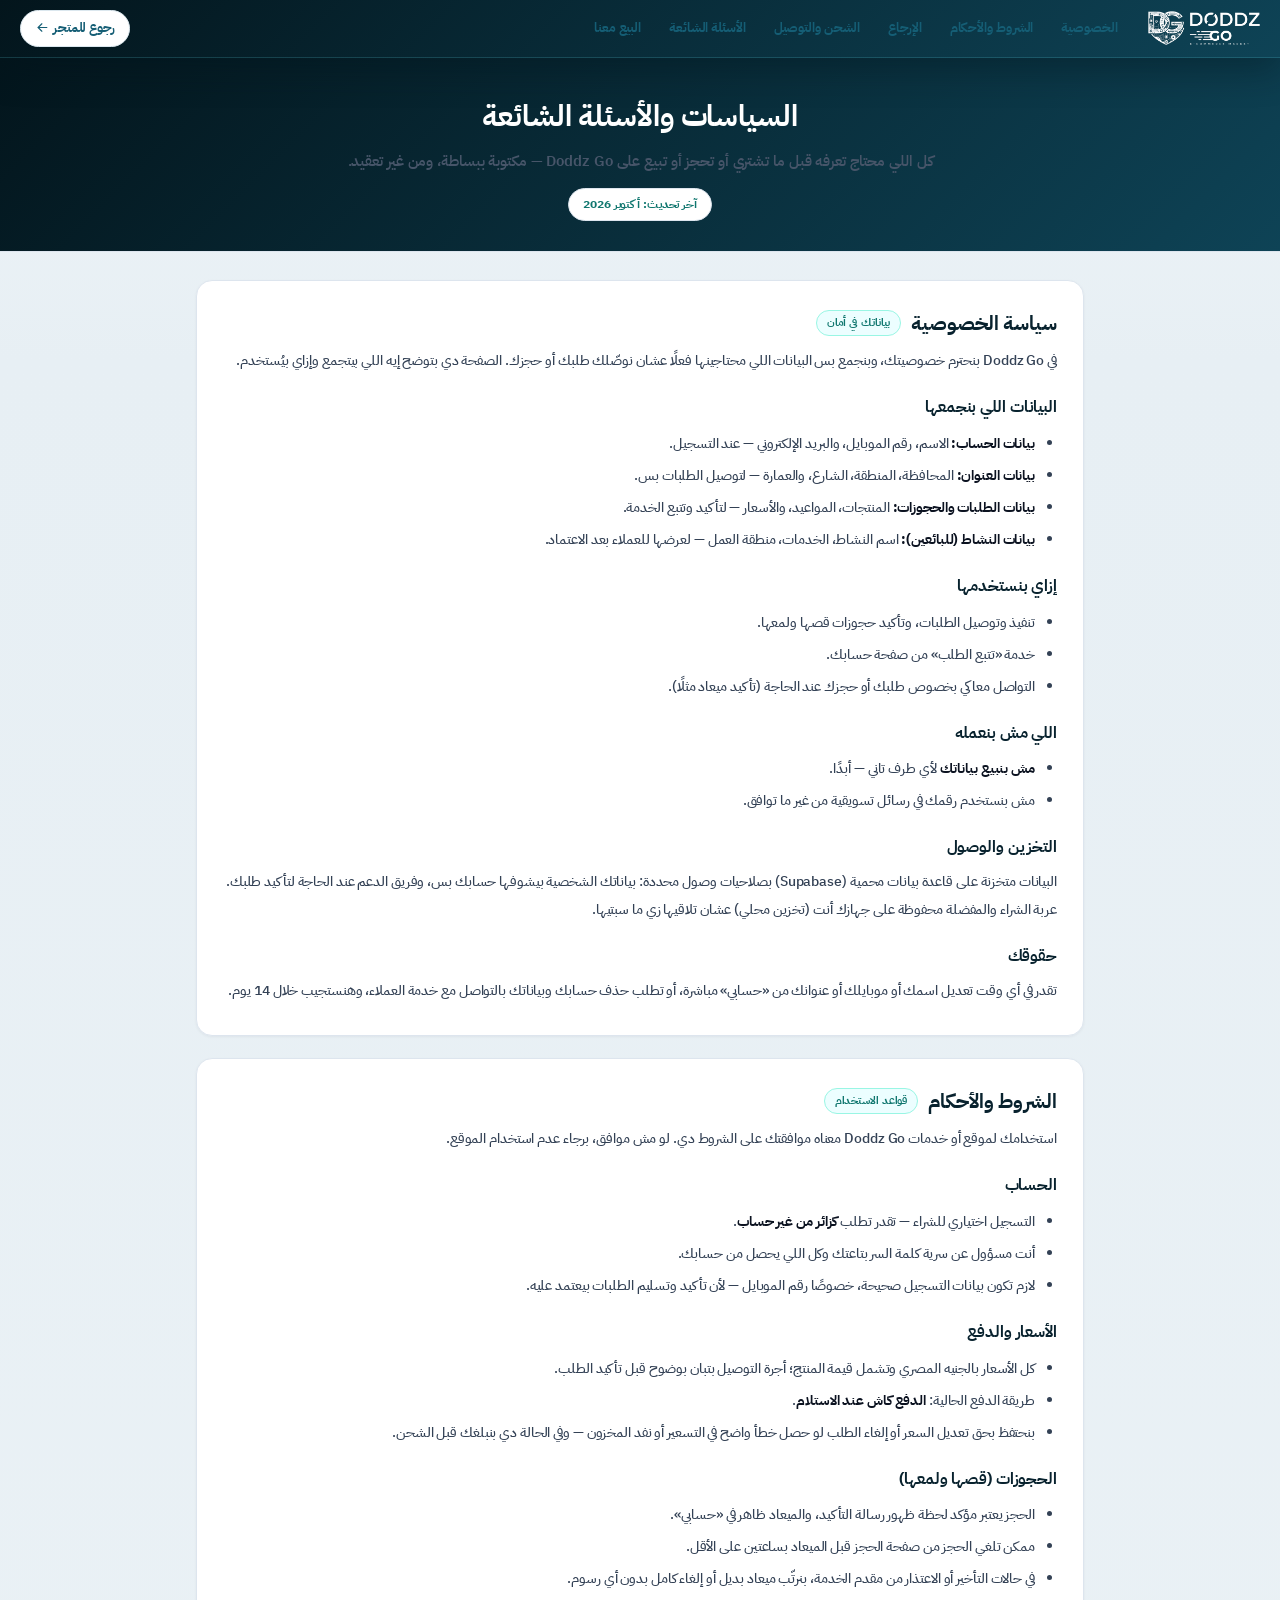
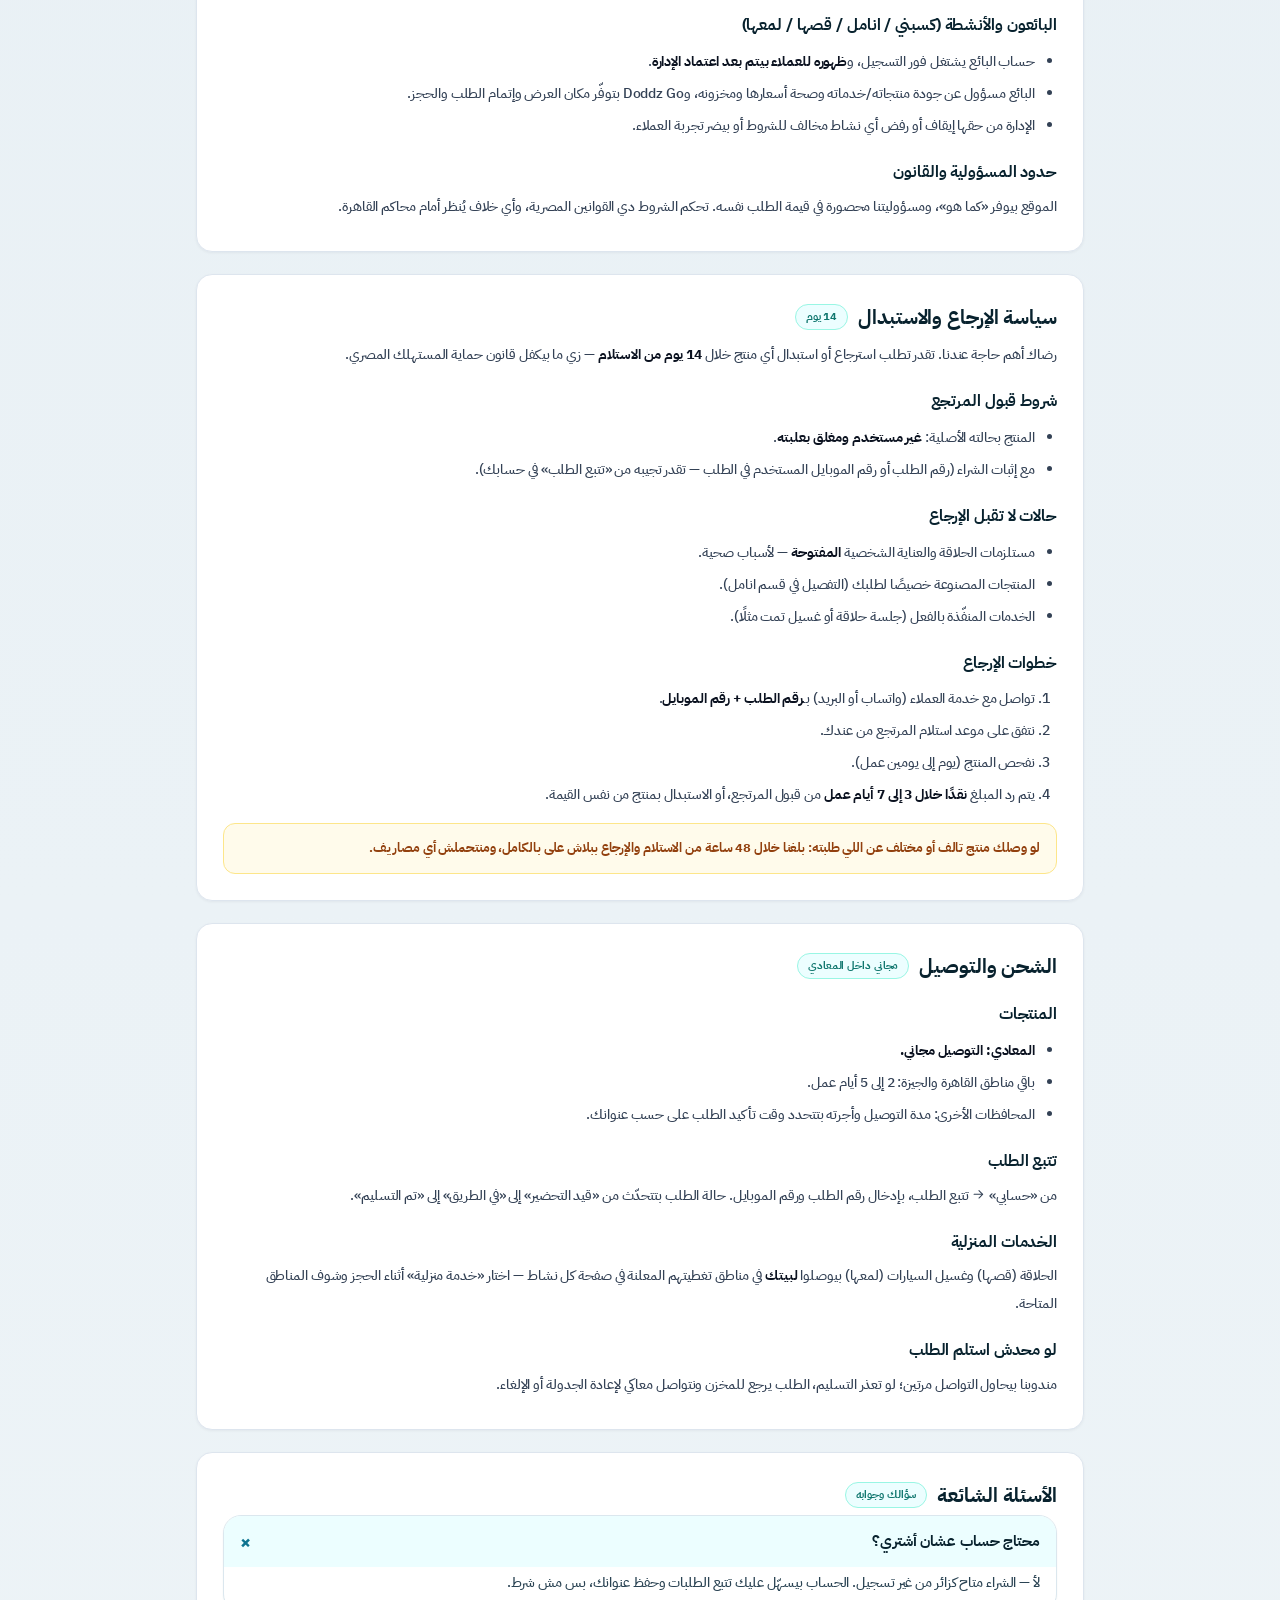
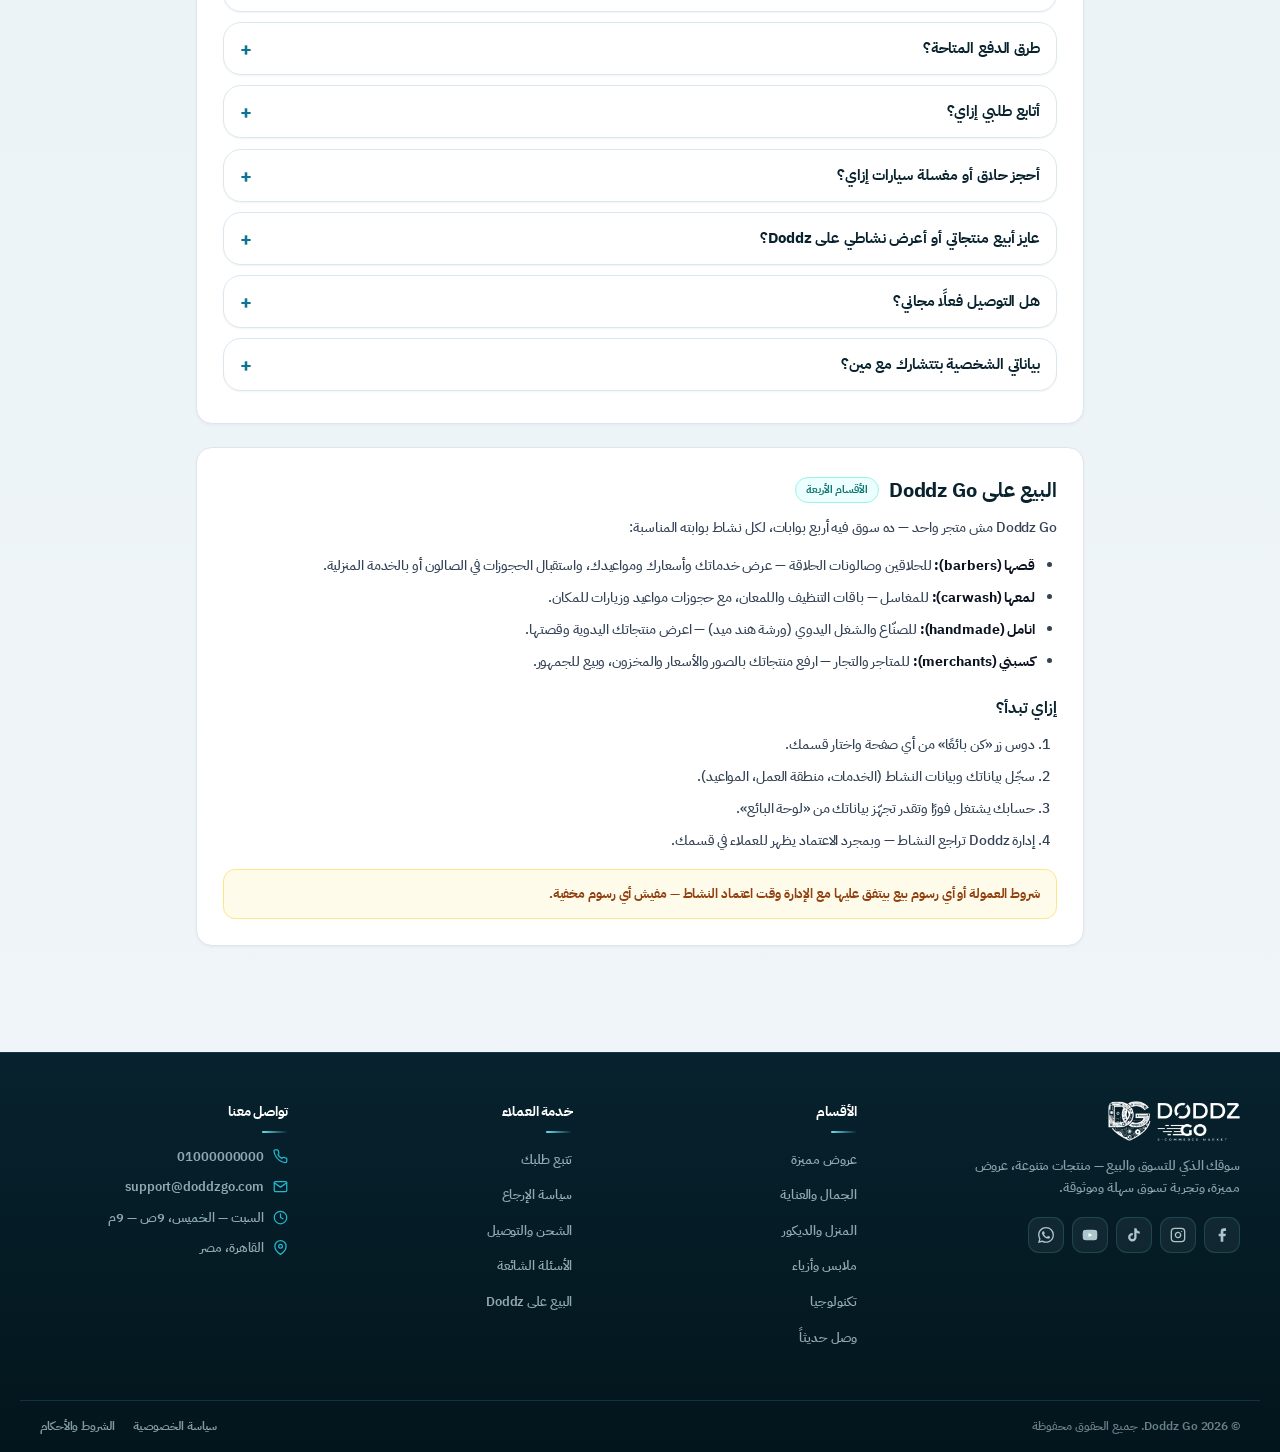
<file: policies.html>
<!doctype html>
<html lang="ar" dir="rtl">
<head>
  <meta charset="utf-8"/>
  <title>السياسات والأسئلة الشائعة — Doddz Go</title>
  <meta name="description" content="سياسة الخصوصية والشروط والأحكام والإرجاع والشحن والأسئلة الشائعة لمتجر وخدمات Doddz Go — كل اللي محتاج تعرفه قبل الشراء أو الحجز."/>
  <meta name="theme-color" content="#05070D"/>
  <link rel="icon" href="images/logo.png" type="image/png"/>
  <link rel="apple-touch-icon" href="images/logo.png"/>
  <meta name="viewport" content="width=device-width, initial-scale=1.0"/>
  <link rel="preconnect" href="https://fonts.googleapis.com"/>
  <link rel="preconnect" href="https://fonts.gstatic.com" crossorigin/>
  <link href="https://fonts.googleapis.com/css2?family=IBM+Plex+Sans+Arabic:wght@400;500;600;700&family=Inter:wght@400;500;600;700;800&display=swap" rel="stylesheet"/>
  <link rel="stylesheet" href="css/base.css?v=20261121a"/>
  <link rel="stylesheet" href="css/footer.css?v=20261121a"/>
  <link rel="stylesheet" href="css/policies.css?v=20261121a"/>
  <link rel="stylesheet" href="css/motion.css?v=20261121a"/>
  <link rel="stylesheet" href="css/dt-pages.css?v=20261121a"/>
  <link rel="stylesheet" href="css/premium-ui.css?v=20261121a"/>
  <script src="js/job-lock.js?v=20261121a"></script>
  <script src="js/motion.js?v=20261121a" defer></script>
  <script src="js/icons.js?v=20261121a" defer></script>
</head>
<body>

<!-- هيدر مبسّط للصفحة -->
<header class="pol-header">
  <a href="index.html" class="pol-logo" aria-label="Doddz Go">
    <img src="images/logo-white.webp" alt="Doddz Go" height="34" decoding="async"/>
  </a>
  <nav class="pol-nav" aria-label="أقسام الصفحة">
    <a href="#privacy">الخصوصية</a>
    <a href="#terms">الشروط والأحكام</a>
    <a href="#returns">الإرجاع</a>
    <a href="#shipping">الشحن والتوصيل</a>
    <a href="#faq">الأسئلة الشائعة</a>
    <a href="#sell">البيع معنا</a>
  </nav>
  <a href="index.html" class="pol-back">رجوع للمتجر <i data-icon="arrowLeft" data-icon-size="15"></i></a>
</header>

<!-- مقدمة -->
<div class="pol-hero">
  <h1>السياسات والأسئلة الشائعة</h1>
  <p>كل اللي محتاج تعرفه قبل ما تشتري أو تحجز أو تبيع على Doddz Go — مكتوبة ببساطة، ومن غير تعقيد.</p>
  <span class="pol-updated">آخر تحديث: أكتوبر 2026</span>
</div>

<main class="pol-wrap">

  <!-- ═══════════════ الخصوصية ═══════════════ -->
  <section id="privacy">
    <h2>سياسة الخصوصية <span class="pol-sec-tag">بياناتك في أمان</span></h2>

    <p>في Doddz Go بنحترم خصوصيتك، وبنجمع بس البيانات اللي محتاجينها فعلًا عشان نوصّلك طلبك أو حجزك. الصفحة دي بتوضح إيه اللي بيتجمع وإزاي بيُستخدم.</p>

    <h3>البيانات اللي بنجمعها</h3>
    <ul>
      <li><strong>بيانات الحساب:</strong> الاسم، رقم الموبايل، والبريد الإلكتروني — عند التسجيل.</li>
      <li><strong>بيانات العنوان:</strong> المحافظة، المنطقة، الشارع، والعمارة — لتوصيل الطلبات بس.</li>
      <li><strong>بيانات الطلبات والحجوزات:</strong> المنتجات، المواعيد، والأسعار — لتأكيد وتتبع الخدمة.</li>
      <li><strong>بيانات النشاط (للبائعين):</strong> اسم النشاط، الخدمات، منطقة العمل — لعرضها للعملاء بعد الاعتماد.</li>
    </ul>

    <h3>إزاي بنستخدمها</h3>
    <ul>
      <li>تنفيذ وتوصيل الطلبات، وتأكيد حجوزات قصها ولمعها.</li>
      <li>خدمة «تتبع الطلب» من صفحة حسابك.</li>
      <li>التواصل معاكي بخصوص طلبك أو حجزك عند الحاجة (تأكيد ميعاد مثلًا).</li>
    </ul>

    <h3>اللي مش بنعمله</h3>
    <ul>
      <li><strong>مش بنبيع بياناتك</strong> لأي طرف تاني — أبدًا.</li>
      <li>مش بنستخدم رقمك في رسائل تسويقية من غير ما توافق.</li>
    </ul>

    <h3>التخزين والوصول</h3>
    <p>البيانات متخزنة على قاعدة بيانات محمية (Supabase) بصلاحيات وصول محددة: بياناتك الشخصية بيشوفها حسابك بس، وفريق الدعم عند الحاجة لتأكيد طلبك. عربة الشراء والمفضلة محفوظة على جهازك أنت (تخزين محلي) عشان تلاقيها زي ما سبتيها.</p>

    <h3>حقوقك</h3>
    <p>تقدر في أي وقت تعديل اسمك أو موبايلك أو عنوانك من «حسابي» مباشرة، أو تطلب حذف حسابك وبياناتك بالتواصل مع خدمة العملاء، وهنستجيب خلال 14 يوم.</p>
  </section>

  <!-- ═══════════════ الشروط والأحكام ═══════════════ -->
  <section id="terms">
    <h2>الشروط والأحكام <span class="pol-sec-tag">قواعد الاستخدام</span></h2>

    <p>استخدامك لموقع أو خدمات Doddz Go معناه موافقتك على الشروط دي. لو مش موافق، برجاء عدم استخدام الموقع.</p>

    <h3>الحساب</h3>
    <ul>
      <li>التسجيل اختياري للشراء — تقدر تطلب <strong>كزائر من غير حساب</strong>.</li>
      <li>أنت مسؤول عن سرية كلمة السر بتاعتك وكل اللي يحصل من حسابك.</li>
      <li> لازم تكون بيانات التسجيل صحيحة، خصوصًا رقم الموبايل — لأن تأكيد وتسليم الطلبات بيعتمد عليه.</li>
    </ul>

    <h3>الأسعار والدفع</h3>
    <ul>
      <li>كل الأسعار بالجنيه المصري وتشمل قيمة المنتج؛ أجرة التوصيل بتبان بوضوح قبل تأكيد الطلب.</li>
      <li>طريقة الدفع الحالية: <strong>الدفع كاش عند الاستلام</strong>.</li>
      <li>بنحتفظ بحق تعديل السعر أو إلغاء الطلب لو حصل خطأ واضح في التسعير أو نفد المخزون — وفي الحالة دي بنبلغك قبل الشحن.</li>
    </ul>

    <h3>الحجوزات (قصها ولمعها)</h3>
    <ul>
      <li>الحجز يعتبر مؤكد لحظة ظهور رسالة التأكيد، والميعاد ظاهر في «حسابي».</li>
      <li>ممكن تلغي الحجز من صفحة الحجز قبل الميعاد بساعتين على الأقل.</li>
      <li>في حالات التأخير أو الاعتذار من مقدم الخدمة، بنرتّب ميعاد بديل أو إلغاء كامل بدون أي رسوم.</li>
    </ul>

    <h3>البائعون والأنشطة (كسبني / انامل / قصها / لمعها)</h3>
    <ul>
      <li>حساب البائع يشتغل فور التسجيل، و<strong>ظهوره للعملاء بيتم بعد اعتماد الإدارة</strong>.</li>
      <li>البائع مسؤول عن جودة منتجاته/خدماته وصحة أسعارها ومخزونه، وDoddz Go بتوفّر مكان العرض وإتمام الطلب والحجز.</li>
      <li>الإدارة من حقها إيقاف أو رفض أي نشاط مخالف للشروط أو بيضر تجربة العملاء.</li>
    </ul>

    <h3>حدود المسؤولية والقانون</h3>
    <p>الموقع بيوفر «كما هو»، ومسؤوليتنا محصورة في قيمة الطلب نفسه. تحكم الشروط دي القوانين المصرية، وأي خلاف يُنظر أمام محاكم القاهرة.</p>
  </section>

  <!-- ═══════════════ الإرجاع ═══════════════ -->
  <section id="returns">
    <h2>سياسة الإرجاع والاستبدال <span class="pol-sec-tag">14 يوم</span></h2>

    <p>رضاك أهم حاجة عندنا. تقدر تطلب استرجاع أو استبدال أي منتج خلال <strong>14 يوم من الاستلام</strong> — زي ما بيكفل قانون حماية المستهلك المصري.</p>

    <h3>شروط قبول المرتجع</h3>
    <ul>
      <li>المنتج بحالته الأصلية: <strong>غير مستخدم ومغلق بعلبته</strong>.</li>
      <li>مع إثبات الشراء (رقم الطلب أو رقم الموبايل المستخدم في الطلب — تقدر تجيبه من «تتبع الطلب» في حسابك).</li>
    </ul>

    <h3>حالات لا تقبل الإرجاع</h3>
    <ul>
      <li>مستلزمات الحلاقة والعناية الشخصية <strong>المفتوحة</strong> — لأسباب صحية.</li>
      <li>المنتجات المصنوعة خصيصًا لطلبك (التفصيل في قسم انامل).</li>
      <li>الخدمات المنفّذة بالفعل (جلسة حلاقة أو غسيل تمت مثلًا).</li>
    </ul>

    <h3>خطوات الإرجاع</h3>
    <ol>
      <li>تواصل مع خدمة العملاء (واتساب أو البريد) بـ<strong>رقم الطلب + رقم الموبايل</strong>.</li>
      <li>نتفق على موعد استلام المرتجع من عندك.</li>
      <li>نفحص المنتج (يوم إلى يومين عمل).</li>
      <li>يتم رد المبلغ <strong>نقدًا خلال 3 إلى 7 أيام عمل</strong> من قبول المرتجع، أو الاستبدال بمنتج من نفس القيمة.</li>
    </ol>

    <div class="pol-note">لو وصلك منتج تالف أو مختلف عن اللي طلبته: بلغنا خلال 48 ساعة من الاستلام والإرجاع ببلاش على بالكامل، ومنتحملش أي مصاريف.</div>
  </section>

  <!-- ═══════════════ الشحن ═══════════════ -->
  <section id="shipping">
    <h2>الشحن والتوصيل <span class="pol-sec-tag">مجاني داخل المعادي</span></h2>

    <h3>المنتجات</h3>
    <ul>
      <li><strong>المعادي: التوصيل مجاني.</strong></li>
      <li>باقي مناطق القاهرة والجيزة: 2 إلى 5 أيام عمل.</li>
      <li>المحافظات الأخرى: مدة التوصيل وأجرته بتتحدد وقت تأكيد الطلب على حسب عنوانك.</li>
    </ul>

    <h3>تتبع الطلب</h3>
    <p>من «حسابي» → تتبع الطلب، بإدخال رقم الطلب ورقم الموبايل. حالة الطلب بتتحدّث من «قيد التحضير» إلى «في الطريق» إلى «تم التسليم».</p>

    <h3>الخدمات المنزلية</h3>
    <p>الحلاقة (قصها) وغسيل السيارات (لمعها) بيوصلوا <strong>لبيتك</strong> في مناطق تغطيتهم المعلنة في صفحة كل نشاط — اختار «خدمة منزلية» أثناء الحجز وشوف المناطق المتاحة.</p>

    <h3>لو محدش استلم الطلب</h3>
    <p>مندوبنا بيحاول التواصل مرتين؛ لو تعذر التسليم، الطلب يرجع للمخزن ونتواصل معاكي لإعادة الجدولة أو الإلغاء.</p>
  </section>

  <!-- ═══════════════ الأسئلة الشائعة ═══════════════ -->
  <section id="faq">
    <h2>الأسئلة الشائعة <span class="pol-sec-tag">سؤالك وجوابه</span></h2>

    <details class="pol-faq" open>
      <summary>محتاج حساب عشان أشتري؟</summary>
      <div class="pol-faq-body">لأ — الشراء متاح كزائر من غير تسجيل. الحساب بيسهّل عليك تتبع الطلبات وحفظ عنوانك، بس مش شرط.</div>
    </details>

    <details class="pol-faq">
      <summary>طرق الدفع المتاحة؟</summary>
      <div class="pol-faq-body">حاليًا الدفع كاش عند الاستلام لكل الطلبات. إضافات الدفع الإلكتروني قادمة قريبًا وهنعلن عنها في الموقع.</div>
    </details>

    <details class="pol-faq">
      <summary>أتابع طلبي إزاي؟</summary>
      <div class="pol-faq-body">افتح «حسابي» من أعلى الصفحة → تتبع الطلب، واكتب رقم الطلب ورقم الموبايل اللي طلبت بيه — هتشوف حالة الطلب لحظة بلحظة.</div>
    </details>

    <details class="pol-faq">
      <summary>أحجز حلاق أو مغسلة سيارات إزاي؟</summary>
      <div class="pol-faq-body">من الرئيسية: قسم «قصها» للحلاقة أو «لمعها» للمغاسل → اختار النشاط المناسب ليك → شوف الأسعار والمواعيد المتاحة واحجز على طول. لو محتاج الخدمة في بيتك، فعّل «خدمة منزلية» وشوف مناطق التغطية.</div>
    </details>

    <details class="pol-faq">
      <summary>عايز أبيع منتجاتي أو أعرض نشاطي على Doddz؟</summary>
      <div class="pol-faq-body">زر «كن بائعًا» → اختار قسمك (قصها للحلاقة / لمعها للمغاسل / انامل للشغل اليدوي / كسبني للمتاجر) → سجّل بيانات نشاطك. حسابك يشتغل فورًا، وبعد مراجعة الإدارة يظهر للعملاء. التفاصيل في قسم «البيع معنا» تحت.</div>
    </details>

    <details class="pol-faq">
      <summary>هل التوصيل فعلًا مجاني؟</summary>
      <div class="pol-faq-body">أيوه — التوصيل مجاني بالكامل داخل المعادي. باقي المناطق بتتحدد أجرتها بوضوح قبل تأكيد الطلب.</div>
    </details>

    <details class="pol-faq">
      <summary>بياناتي الشخصية بتتشارك مع مين؟</summary>
      <div class="pol-faq-body">اسمك ورقمك وعنوانك بيتشاركوا مع مندوب التوصيل أو مقدم الخدمة <strong>لتسليم طلبك فقط</strong> — ولمدة الطلب بس. مفيش بيع للبيانات لأي طرف. التفاصيل في سياسة الخصوصية فوق.</div>
    </details>
  </section>

  <!-- ═══════════════ البيع معنا ═══════════════ -->
  <section id="sell">
    <h2>البيع على Doddz Go <span class="pol-sec-tag">الأقسام الأربعة</span></h2>

    <p>Doddz Go مش متجر واحد — ده سوق فيه أربع بوابات، لكل نشاط بوابته المناسبة:</p>

    <ul>
      <li><strong>قصها (barbers):</strong> للحلاقين وصالونات الحلاقة — عرض خدماتك وأسعارك ومواعيدك، واستقبال الحجوزات في الصالون أو بالخدمة المنزلية.</li>
      <li><strong>لمعها (carwash):</strong> للمغاسل — باقات التنظيف واللمعان، مع حجوزات مواعيد وزيارات للمكان.</li>
      <li><strong>انامل (handmade):</strong> للصنّاع والشغل اليدوي (ورشة هند ميد) — اعرض منتجاتك اليدوية وقصتها.</li>
      <li><strong>كسبني (merchants):</strong> للمتاجر والتجار — ارفع منتجاتك بالصور والأسعار والمخزون، وبيع للجمهور.</li>
    </ul>

    <h3>إزاي تبدأ؟</h3>
    <ol>
      <li>دوس زر «كن بائعًا» من أي صفحة واختار قسمك.</li>
      <li>سجّل بياناتك وبيانات النشاط (الخدمات، منطقة العمل، المواعيد).</li>
      <li>حسابك يشتغل فورًا وتقدر تجهّز بياناتك من «لوحة البائع».</li>
      <li>إدارة Doddz تراجع النشاط — وبمجرد الاعتماد يظهر للعملاء في قسمك.</li>
    </ol>

    <div class="pol-note">شروط العمولة أو أي رسوم بيع بيتفق عليها مع الإدارة وقت اعتماد النشاط — مفيش أي رسوم مخفية.</div>
  </section>

</main>

<!-- FOOTER — نفس تذييل الموقع -->
<footer>
  <div class="footer-top">
    <div class="footer-brand">
      <a href="index.html" class="footer-logo" aria-label="Doddz Go">
        <img class="site-logo site-logo-footer" src="images/logo-white.webp" alt="Doddz Go" width="160" height="42" decoding="async"/>
      </a>
      <p>سوقك الذكي للتسوق والبيع — منتجات متنوعة، عروض مميزة، وتجربة تسوق سهلة وموثوقة.</p>
      <div class="footer-social">
        <a href="#" class="footer-social-link" aria-label="فيسبوك">
          <svg width="16" height="16" viewBox="0 0 24 24" fill="currentColor"><path d="M18 2h-3a5 5 0 0 0-5 5v3H7v4h3v8h4v-8h3l1-4h-4V7a1 1 0 0 1 1-1h3z"/></svg>
        </a>
        <a href="#" class="footer-social-link" aria-label="إنستجرام">
          <svg width="16" height="16" viewBox="0 0 24 24" fill="none" stroke="currentColor" stroke-width="2" stroke-linecap="round" stroke-linejoin="round"><rect x="2" y="2" width="20" height="20" rx="5"/><path d="M16 11.37A4 4 0 1 1 12.63 8 4 4 0 0 1 16 11.37z"/><line x1="17.5" y1="6.5" x2="17.51" y2="6.5"/></svg>
        </a>
        <a href="#" class="footer-social-link" aria-label="تيك توك">
          <svg width="16" height="16" viewBox="0 0 24 24" fill="currentColor"><path d="M19.59 6.69a4.83 4.83 0 0 1-3.77-4.25V2h-3.45v13.67a2.89 2.89 0 0 1-2.88 2.5 2.89 2.89 0 0 1-2.89-2.89 2.89 2.89 0 0 1 2.89-2.89c.28 0 .54.04.79.1V9.01a6.33 6.33 0 0 0-.79-.05 6.34 6.34 0 0 0-6.34 6.34 6.34 6.34 0 0 0 6.34 6.34 6.34 6.34 0 0 0 6.33-6.34V8.69a8.16 8.16 0 0 0 4.77 1.52V6.76a4.85 4.85 0 0 1-1-.07z"/></svg>
        </a>
        <a href="#" class="footer-social-link" aria-label="يوتيوب">
          <svg width="16" height="16" viewBox="0 0 24 24" fill="currentColor"><path d="M22.54 6.42a2.78 2.78 0 0 0-1.95-1.96C18.88 4 12 4 12 4s-6.88 0-8.59.46a2.78 2.78 0 0 0-1.95 1.96A29 29 0 0 0 1 12a29 29 0 0 0 .46 5.58A2.78 2.78 0 0 0 3.41 19.54C5.12 20 12 20 12 20s6.88 0 8.59-.46a2.78 2.78 0 0 0 1.95-1.96A29 29 0 0 0 23 12a29 29 0 0 0-.46-5.58z"/><polygon fill="#fff" points="9.75 15.02 15.5 12 9.75 8.98 9.75 15.02"/></svg>
        </a>
        <a href="https://wa.me/201000000000" class="footer-social-link" aria-label="واتساب">
          <svg width="16" height="16" viewBox="0 0 24 24" fill="currentColor"><path d="M17.472 14.382c-.297-.149-1.758-.867-2.03-.967-.273-.099-.471-.148-.67.15-.197.297-.767.966-.94 1.164-.173.199-.347.223-.644.075-.297-.15-1.255-.463-2.39-1.475-.883-.788-1.48-1.761-1.653-2.059-.173-.297-.018-.458.13-.606.134-.133.298-.347.446-.52.149-.174.198-.298.298-.497.099-.198.05-.371-.025-.52-.075-.149-.669-1.612-.916-2.207-.242-.579-.487-.5-.669-.51-.173-.008-.371-.01-.57-.01-.198 0-.52.074-.792.372-.272.297-1.04 1.016-1.04 2.479 0 1.462 1.065 2.875 1.213 3.074.149.198 2.096 3.2 5.077 4.487.709.306 1.262.489 1.694.625.712.227 1.36.195 1.871.118.571-.085 1.758-.719 2.006-1.413.248-.694.248-1.289.173-1.413-.074-.124-.272-.198-.57-.347m-5.421 7.403h-.004a9.87 9.87 0 0 1-5.031-1.378l-.361-.214-3.741.982.998-3.648-.235-.374a9.86 9.86 0 0 1-1.51-5.26c.001-5.45 4.436-9.884 9.888-9.884 2.64 0 5.122 1.03 6.988 2.898a9.825 9.825 0 0 1 2.893 6.994c-.003 5.45-4.437 9.884-9.885 9.884m8.413-18.297A11.815 11.815 0 0 0 12.05 0C5.495 0 .16 5.335.157 11.892c0 2.096.547 4.142 1.588 5.945L.057 24l6.305-1.654a11.882 11.882 0 0 0 5.683 1.448h.005c6.554 0 11.89-5.335 11.893-11.893a11.821 11.821 0 0 0-3.48-8.413z"/></svg>
        </a>
      </div>
    </div>
    <div class="footer-col">
      <h4>الأقسام</h4>
      <ul>
        <li><a href="index.html" data-section="sell">عروض مميزة</a></li>
        <li><a href="index.html" data-section="beauty">الجمال والعناية</a></li>
        <li><a href="index.html" data-section="home">المنزل والديكور</a></li>
        <li><a href="index.html" data-section="fashion">ملابس وأزياء</a></li>
        <li><a href="index.html" data-section="tech">تكنولوجيا</a></li>
        <li><a href="index.html" data-section="new">وصل حديثاً</a></li>
      </ul>
    </div>
    <div class="footer-col">
      <h4>خدمة العملاء</h4>
      <ul>
        <li><a href="index.html?account=1">تتبع طلبك</a></li>
        <li><a href="policies.html#returns">سياسة الإرجاع</a></li>
        <li><a href="policies.html#shipping">الشحن والتوصيل</a></li>
        <li><a href="policies.html#faq">الأسئلة الشائعة</a></li>
        <li><a href="policies.html#sell">البيع على Doddz</a></li>
      </ul>
    </div>
    <div class="footer-col">
      <h4>تواصل معنا</h4>
      <ul class="footer-contact">
        <li>
          <svg width="13" height="13" viewBox="0 0 24 24" fill="none" stroke="currentColor" stroke-width="2" stroke-linecap="round" stroke-linejoin="round"><path d="M22 16.92v3a2 2 0 0 1-2.18 2 19.79 19.79 0 0 1-8.63-3.07A19.5 19.5 0 0 1 4.69 12a19.79 19.79 0 0 1-3.07-8.67A2 2 0 0 1 3.6 1.27h3a2 2 0 0 1 2 1.72c.127.96.361 1.903.7 2.81a2 2 0 0 1-.45 2.11L7.91 8.96a16 16 0 0 0 6.12 6.12l1.11-1.11a2 2 0 0 1 2.11-.45c.907.339 1.85.573 2.81.7A2 2 0 0 1 22 16.92z"/></svg>
          <a href="tel:+201000000000">01000000000</a>
        </li>
        <li>
          <svg width="13" height="13" viewBox="0 0 24 24" fill="none" stroke="currentColor" stroke-width="2" stroke-linecap="round" stroke-linejoin="round"><path d="M4 4h16c1.1 0 2 .9 2 2v12c0 1.1-.9 2-2 2H4c-1.1 0-2-.9-2-2V6c0-1.1.9-2 2-2z"/><polyline points="22,6 12,13 2,6"/></svg>
          <a href="mailto:support@doddzgo.com">support@doddzgo.com</a>
        </li>
        <li>
          <svg width="13" height="13" viewBox="0 0 24 24" fill="none" stroke="currentColor" stroke-width="2" stroke-linecap="round" stroke-linejoin="round"><circle cx="12" cy="12" r="10"/><polyline points="12 6 12 12 16 14"/></svg>
          <span>السبت — الخميس، 9ص — 9م</span>
        </li>
        <li>
          <svg width="13" height="13" viewBox="0 0 24 24" fill="none" stroke="currentColor" stroke-width="2" stroke-linecap="round" stroke-linejoin="round"><path d="M21 10c0 7-9 13-9 13s-9-6-9-13a9 9 0 0 1 18 0z"/><circle cx="12" cy="10" r="3"/></svg>
          <span>القاهرة، مصر</span>
        </li>
      </ul>
    </div>
  </div>
  <div class="footer-bottom">
    <span>© 2026 Doddz Go. جميع الحقوق محفوظة</span>
    <span class="footer-bottom-links">
      <a href="policies.html#privacy">سياسة الخصوصية</a>
      <a href="policies.html#terms">الشروط والأحكام</a>
    </span>
  </div>
</footer>

</body>
</html>
</file>
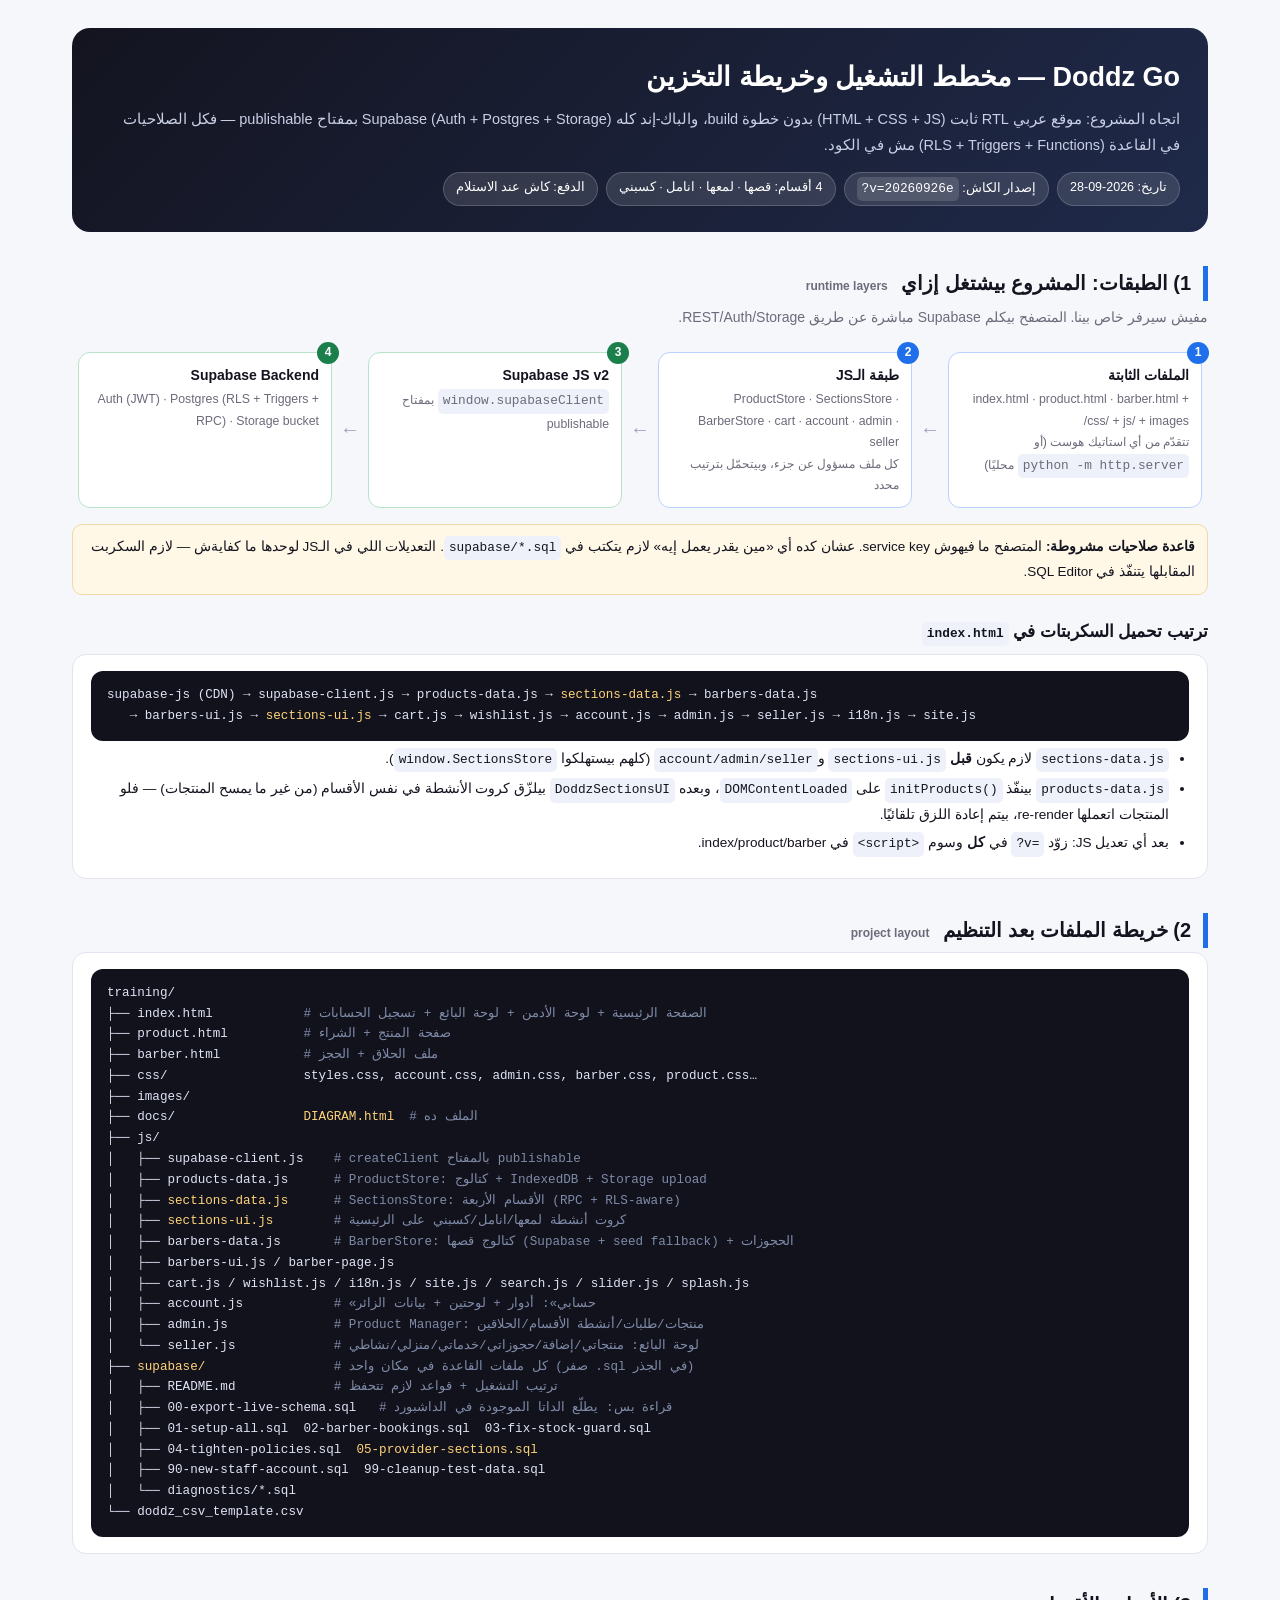
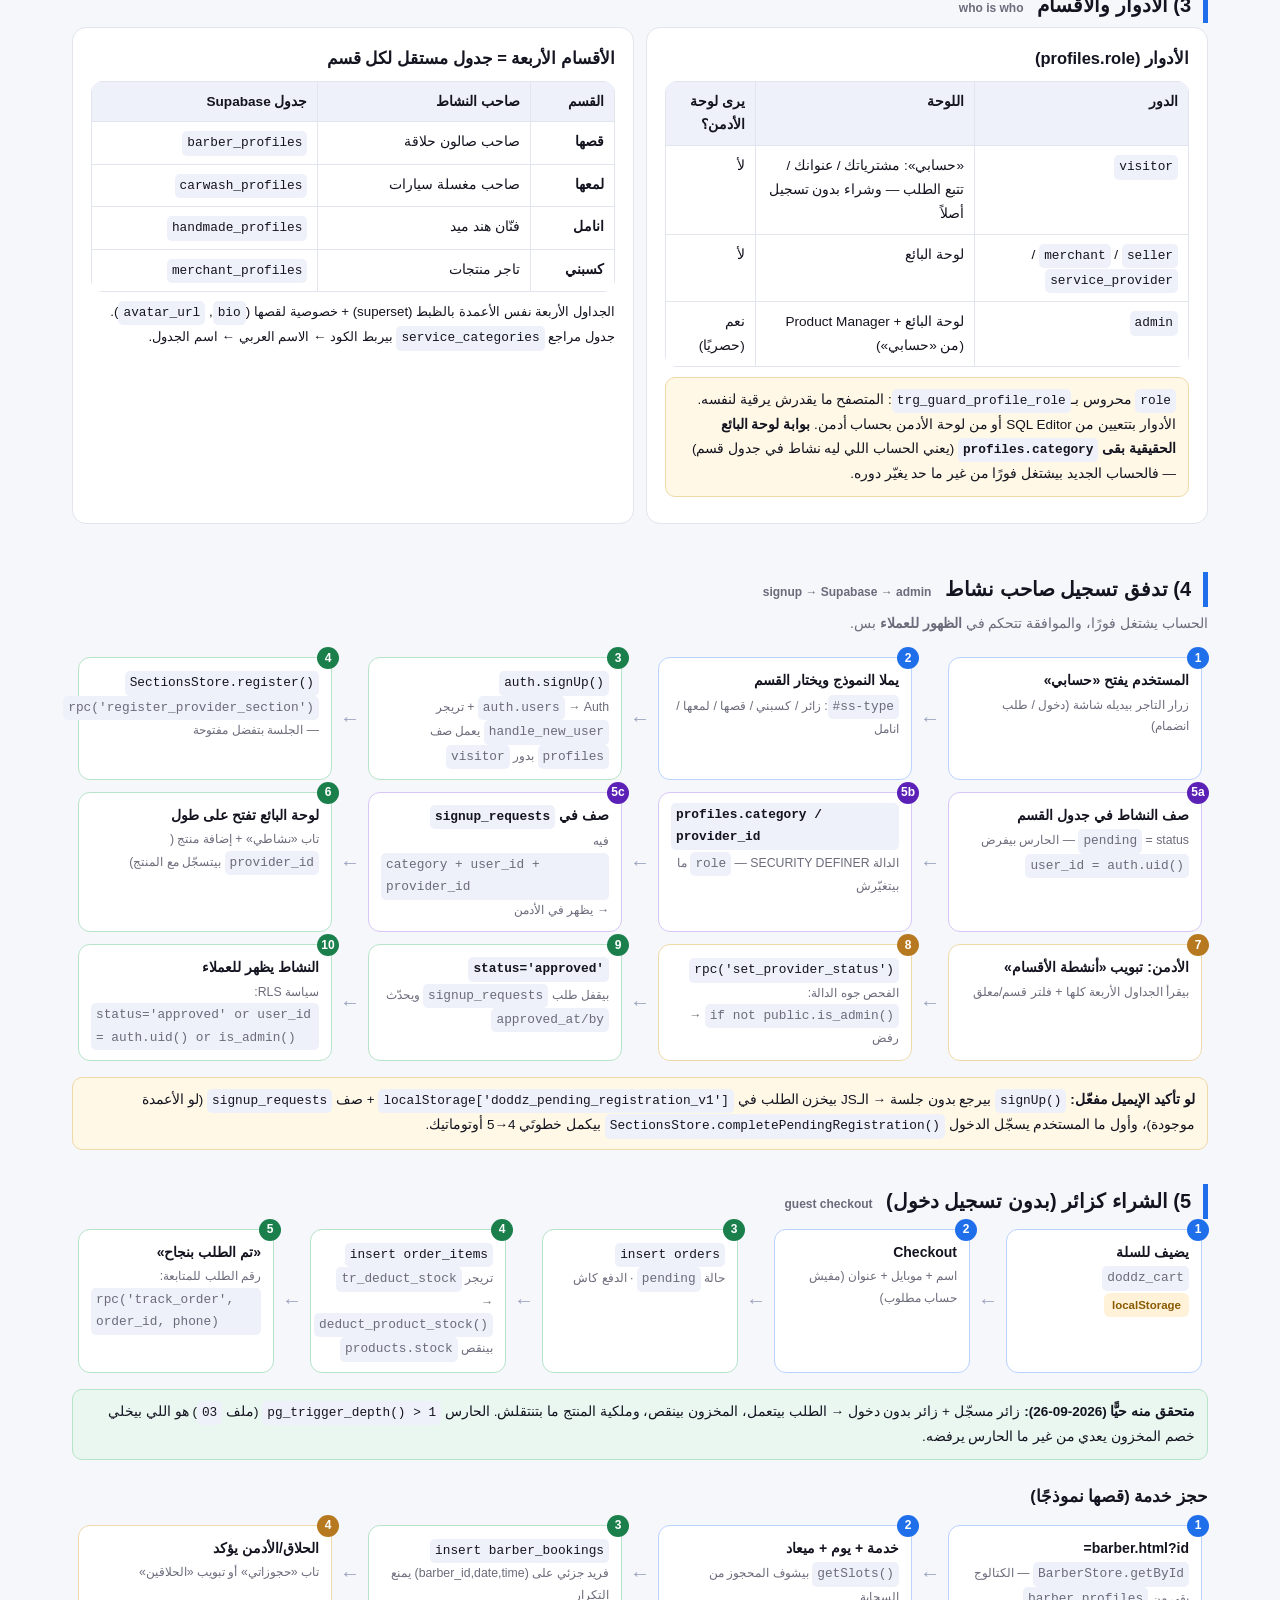
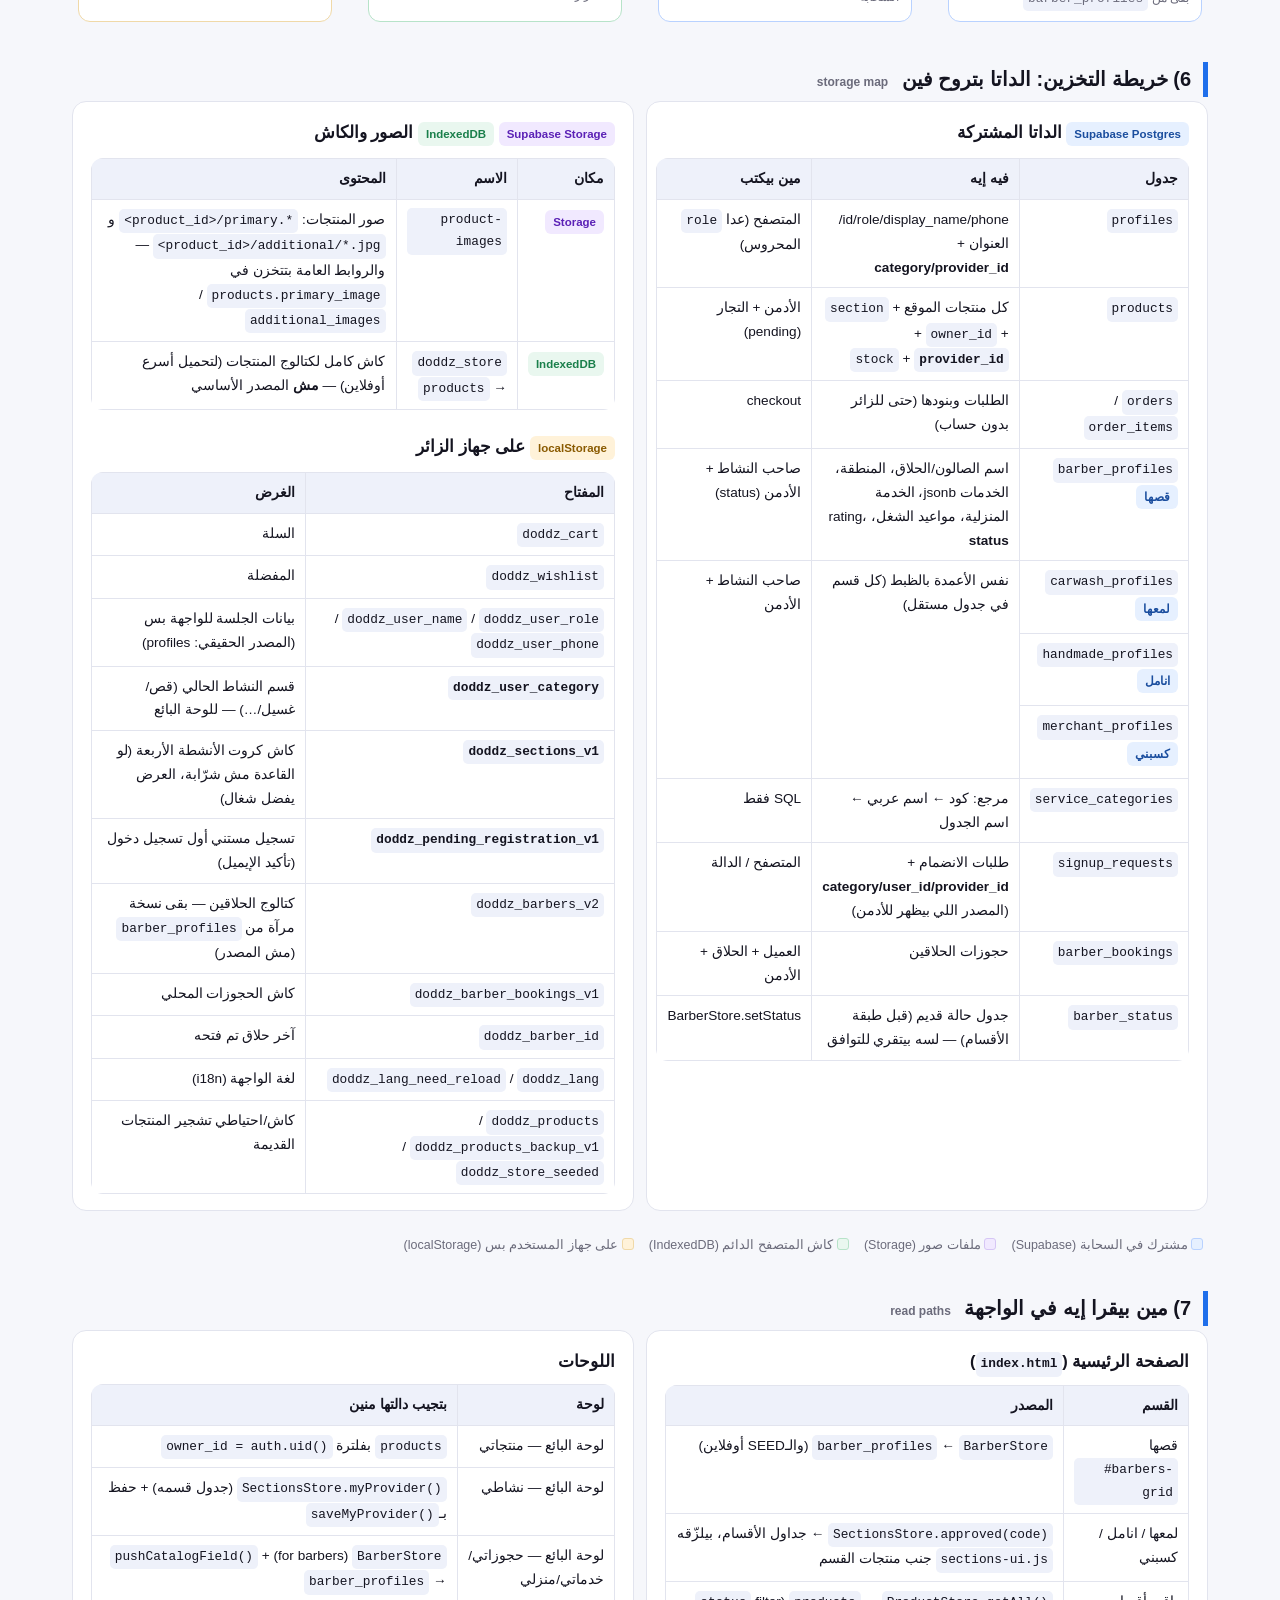
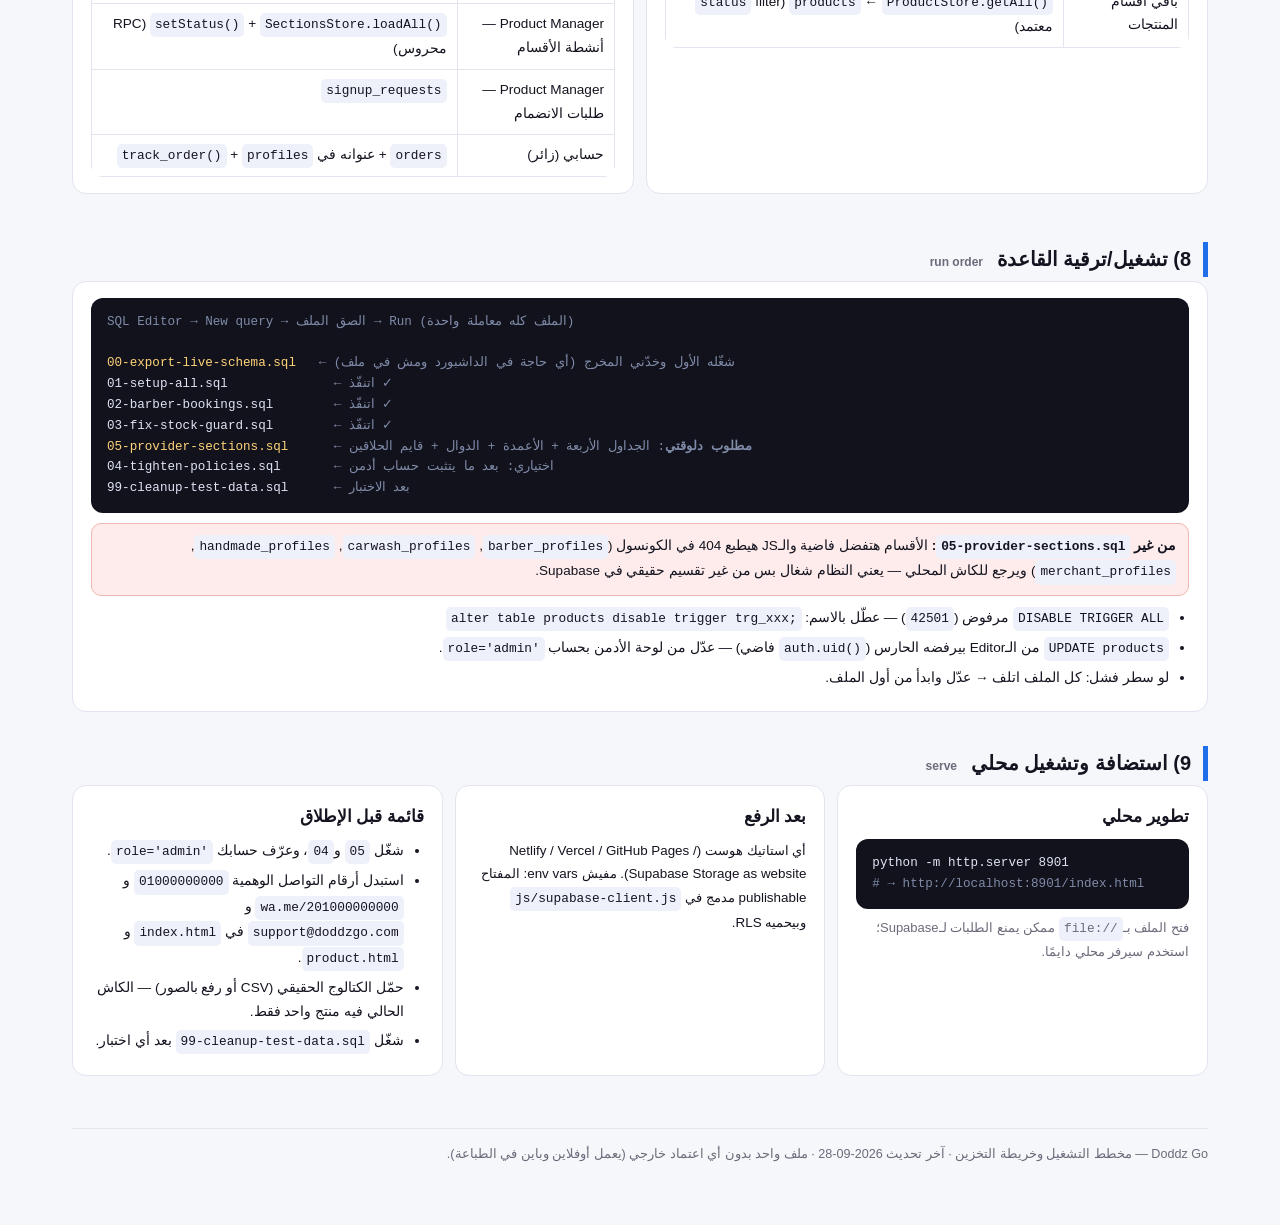
<file: docs/DIAGRAM.html>
<!DOCTYPE html>
<html lang="ar" dir="rtl">
<head>
<meta charset="utf-8"/>
<meta name="viewport" content="width=device-width, initial-scale=1"/>
<title>Doddz Go — مخطط التشغيل وخريطة التخزين</title>
<style>
  :root{
    --ink:#141420; --muted:#6b6b7b; --line:#e2e4ee; --bg:#f6f7fb;
    --brand:#1f6feb; --green:#1a7f4b; --amber:#b7791f; --red:#c0392b; --purple:#5b21b6;
    --card:#ffffff;
  }
  *{box-sizing:border-box}
  body{margin:0;background:var(--bg);color:var(--ink);
    font-family:"Segoe UI","Noto Naskh Arabic","Tahoma",sans-serif;line-height:1.75;font-size:15px}
  .wrap{max-width:1180px;margin:0 auto;padding:28px 22px 60px}
  header.hero{background:linear-gradient(135deg,#141420,#1f2a4a);color:#fff;border-radius:18px;padding:26px 28px;margin-bottom:26px}
  header.hero h1{margin:0 0 6px;font-size:27px}
  header.hero p{margin:0;color:#c9d0e6;font-size:14.5px}
  header.hero .meta{margin-top:14px;display:flex;flex-wrap:wrap;gap:8px}
  header.hero .meta span{background:#ffffff1f;border:1px solid #ffffff2e;border-radius:999px;padding:4px 12px;font-size:12.5px}
  h2{font-size:20px;margin:34px 0 4px;padding-inline-start:12px;border-inline-start:5px solid var(--brand)}
  h2 .en{font-size:12px;color:var(--muted);font-weight:600;margin-inline-start:8px}
  h3{font-size:16.5px;margin:22px 0 8px}
  p.lead{margin:2px 0 16px;color:var(--muted);font-size:14px}
  .card{background:var(--card);border:1px solid var(--line);border-radius:14px;padding:16px 18px;margin-bottom:14px}
  .grid{display:grid;gap:12px}
  .g2{grid-template-columns:repeat(auto-fit,minmax(320px,1fr))}
  .g3{grid-template-columns:repeat(auto-fit,minmax(240px,1fr))}
  .g4{grid-template-columns:repeat(auto-fit,minmax(200px,1fr))}
  table{width:100%;border-collapse:collapse;font-size:13.6px;background:#fff;border-radius:12px;overflow:hidden}
  th,td{border:1px solid var(--line);padding:8px 10px;text-align:right;vertical-align:top}
  th{background:#eef1fa;font-weight:800}
  code,.mono{font-family:"Consolas","Courier New",monospace;font-size:12.8px;background:#eef1fa;border-radius:5px;padding:1px 5px;direction:ltr;display:inline-block}
  /* ── صناديق التدفق ── */
  .flow{display:flex;flex-wrap:wrap;align-items:stretch;gap:0}
  .step{flex:1 1 170px;min-width:165px;background:#fff;border:1.6px solid var(--line);border-radius:12px;padding:10px 12px;position:relative;margin:6px}
  .step b{display:block;font-size:14px;margin-bottom:2px}
  .step small{color:var(--muted);font-size:12.3px;display:block}
  .step .n{position:absolute;top:-11px;inset-inline-start:-8px;width:22px;height:22px;border-radius:50%;
    background:var(--brand);color:#fff;font-size:12px;font-weight:800;display:flex;align-items:center;justify-content:center}
  .arrow{align-self:center;color:#9aa3bd;font-size:20px;padding:0 2px;user-select:none}
  .s-blue{border-color:#b9d2ff}.s-blue .n{background:var(--brand)}
  .s-green{border-color:#b7e3c9}.s-green .n{background:var(--green)}
  .s-amber{border-color:#f0d9a8}.s-amber .n{background:var(--amber)}
  .s-red{border-color:#f0b8b1}.s-red .n{background:var(--red)}
  .s-purple{border-color:#d6c6f5}.s-purple .n{background:var(--purple)}
  .tag{display:inline-block;font-size:11.5px;font-weight:800;border-radius:6px;padding:2px 8px;margin:2px 0 4px}
  .t-cloud{background:#e6f0ff;color:#1a4d9e}
  .t-local{background:#fff2d9;color:#8a5a00}
  .t-idb{background:#e9f7ef;color:#1a7f4b}
  .t-store{background:#f1e9ff;color:#5b21b6}
  .note{background:#fff8e6;border:1px solid #f0d9a8;border-radius:10px;padding:10px 12px;font-size:13.5px;margin:10px 0}
  .danger{background:#fdeceb;border-color:#f0b8b1}
  .ok{background:#eaf7f0;border-color:#b7e3c9}
  ul.tight{margin:6px 0 0;padding-inline-start:20px}
  ul.tight li{margin-bottom:5px;font-size:13.6px}
  .legend{display:flex;flex-wrap:wrap;gap:10px;margin-top:10px;font-size:12.5px;color:var(--muted)}
  .legend i{display:inline-block;width:12px;height:12px;border-radius:3px;margin-inline-start:5px;vertical-align:-1px}
  /* شجرة الملفات */
  pre.tree{background:#12121c;color:#dfe4f5;border-radius:12px;padding:14px 16px;overflow:auto;
    font-family:"Consolas",monospace;font-size:12.6px;line-height:1.65;direction:ltr;text-align:left;margin:0}
  pre.tree .c{color:#7f8ba8}
  pre.tree .hl{color:#ffd479}
  footer{margin-top:38px;color:var(--muted);font-size:12.6px;border-top:1px solid var(--line);padding-top:14px}
  @media print{
    body{background:#fff;font-size:11.5px}
    .wrap{max-width:none;padding:0}
    header.hero{background:#141420 !important;-webkit-print-color-adjust:exact;print-color-adjust:exact}
    .card,.step,table,th{break-inside:avoid}
    h2{break-after:avoid}
  }
</style>
</head>
<body>
<div class="wrap">

<header class="hero">
  <h1>Doddz Go — مخطط التشغيل وخريطة التخزين</h1>
  <p>اتجاه المشروع: موقع عربي RTL ثابت (HTML + CSS + JS) بدون خطوة build، والباك-إند كله Supabase (Auth + Postgres + Storage) بمفتاح publishable — فكل الصلاحيات في القاعدة (RLS + Triggers + Functions) مش في الكود.</p>
  <div class="meta">
    <span>تاريخ: 2026-09-28</span>
    <span>إصدار الكاش: <code style="background:#ffffff22;color:#fff">?v=20260926e</code></span>
    <span>4 أقسام: قصها · لمعها · انامل · كسبني</span>
    <span>الدفع: كاش عند الاستلام</span>
  </div>
</header>

<!-- ══════════════════════════════════════════════ -->
<h2>1) الطبقات: المشروع بيشتغل إزاي <span class="en">runtime layers</span></h2>
<p class="lead">مفيش سيرفر خاص بينا. المتصفح بيكلم Supabase مباشرة عن طريق REST/Auth/Storage.</p>
<div class="flow">
  <div class="step s-blue"><span class="n">1</span><b>الملفات الثابتة</b><small>index.html · product.html · barber.html + css/ + js/ + images/</small><small>تتقدّم من أي استاتيك هوست (أو <code>python -m http.server</code> محليًا)</small></div>
  <div class="arrow">←</div>
  <div class="step s-blue"><span class="n">2</span><b>طبقة الـJS</b><small>ProductStore · SectionsStore · BarberStore · cart · account · admin · seller</small><small>كل ملف مسؤول عن جزء، وبيتحمّل بترتيب محدد</small></div>
  <div class="arrow">←</div>
  <div class="step s-green"><span class="n">3</span><b>Supabase JS v2</b><small><code>window.supabaseClient</code> بمفتاح publishable</small></div>
  <div class="arrow">←</div>
  <div class="step s-green"><span class="n">4</span><b>Supabase Backend</b><small>Auth (JWT) · Postgres (RLS + Triggers + RPC) · Storage bucket</small></div>
</div>
<div class="note">
  <b>قاعدة صلاحيات مشروطة:</b> المتصفح ما فيهوش service key. عشان كده أي «مين يقدر يعمل إيه» لازم يتكتب في
  <code>supabase/*.sql</code>. التعديلات اللي في الـJS لوحدها ما كفايةش — لازم السكربت المقابلها يتنفّذ في SQL Editor.
</div>

<h3>ترتيب تحميل السكربتات في <code>index.html</code></h3>
<div class="card">
<pre class="tree">supabase-js (CDN) → supabase-client.js → products-data.js → <span class="hl">sections-data.js</span> → barbers-data.js
   → barbers-ui.js → <span class="hl">sections-ui.js</span> → cart.js → wishlist.js → account.js → admin.js → seller.js → i18n.js → site.js</pre>
  <ul class="tight">
    <li><code>sections-data.js</code> لازم يكون <b>قبل</b> <code>sections-ui.js</code> و<code>account/admin/seller</code> (كلهم بيستهلكوا <code>window.SectionsStore</code>).</li>
    <li><code>products-data.js</code> بينفّذ <code>initProducts()</code> على <code>DOMContentLoaded</code>، وبعده <code>DoddzSectionsUI</code> بيلزّق كروت الأنشطة في نفس الأقسام (من غير ما يمسح المنتجات) — فلو المنتجات اتعملها re-render، بيتم إعادة اللزق تلقائيًا.</li>
    <li>بعد أي تعديل JS: زوّد <code>?v=</code> في <b>كل</b> وسوم <code>&lt;script&gt;</code> في index/product/barber.</li>
  </ul>
</div>

<!-- ══════════════════════════════════════════════ -->
<h2>2) خريطة الملفات بعد التنظيم <span class="en">project layout</span></h2>
<div class="card">
<pre class="tree">training/
├── index.html            <span class="c"># الصفحة الرئيسية + لوحة الأدمن + لوحة البائع + تسجيل الحسابات</span>
├── product.html          <span class="c"># صفحة المنتج + الشراء</span>
├── barber.html           <span class="c"># ملف الحلاق + الحجز</span>
├── css/                  styles.css, account.css, admin.css, barber.css, product.css…
├── images/
├── docs/                 <span class="hl">DIAGRAM.html</span>  <span class="c"># الملف ده</span>
├── js/
│   ├── supabase-client.js    <span class="c"># createClient بالمفتاح publishable</span>
│   ├── products-data.js      <span class="c"># ProductStore: كتالوج + IndexedDB + Storage upload</span>
│   ├── <span class="hl">sections-data.js</span>      <span class="c"># SectionsStore: الأقسام الأربعة (RPC + RLS-aware)</span>
│   ├── <span class="hl">sections-ui.js</span>        <span class="c"># كروت أنشطة لمعها/انامل/كسبني على الرئيسية</span>
│   ├── barbers-data.js       <span class="c"># BarberStore: كتالوج قصها (Supabase + seed fallback) + الحجوزات</span>
│   ├── barbers-ui.js / barber-page.js
│   ├── cart.js / wishlist.js / i18n.js / site.js / search.js / slider.js / splash.js
│   ├── account.js            <span class="c"># «حسابي»: أدوار + لوحتين + بيانات الزائر</span>
│   ├── admin.js              <span class="c"># Product Manager: منتجات/طلبات/أنشطة الأقسام/الحلاقين</span>
│   └── seller.js             <span class="c"># لوحة البائع: منتجاتي/إضافة/حجوزاتي/خدماتي/منزلي/نشاطي</span>
├── <span class="hl">supabase/</span>                 <span class="c"># كل ملفات القاعدة في مكان واحد (صفر .sql في الجذر)</span>
│   ├── README.md             <span class="c"># ترتيب التشغيل + قواعد لازم تتحفظ</span>
│   ├── 00-export-live-schema.sql   <span class="c"># قراءة بس: يطلّع الداتا الموجودة في الداشبورد</span>
│   ├── 01-setup-all.sql  02-barber-bookings.sql  03-fix-stock-guard.sql
│   ├── 04-tighten-policies.sql  <span class="hl">05-provider-sections.sql</span>
│   ├── 90-new-staff-account.sql  99-cleanup-test-data.sql
│   └── diagnostics/*.sql
└── doddz_csv_template.csv</pre>
</div>

<!-- ══════════════════════════════════════════════ -->
<h2>3) الأدوار والأقسام <span class="en">who is who</span></h2>
<div class="grid g2">
  <div class="card">
    <h3 style="margin-top:0">الأدوار (profiles.role)</h3>
    <table>
      <tr><th>الدور</th><th>اللوحة</th><th>يرى لوحة الأدمن؟</th></tr>
      <tr><td><code>visitor</code></td><td>«حسابي»: مشترياتك / عنوانك / تتبع الطلب — وشراء بدون تسجيل أصلاً</td><td>لأ</td></tr>
      <tr><td><code>seller</code> / <code>merchant</code> / <code>service_provider</code></td><td>لوحة البائع</td><td>لأ</td></tr>
      <tr><td><code>admin</code></td><td>لوحة البائع + Product Manager (من «حسابي»)</td><td>نعم (حصريًا)</td></tr>
    </table>
    <div class="note">
      <code>role</code> محروس بـ<code>trg_guard_profile_role</code>: المتصفح ما يقدرش يرقية لنفسه.
      الأدوار بتتعيين من SQL Editor أو من لوحة الأدمن بحساب أدمن.
      <b>بوابة لوحة البائع الحقيقية بقى <code>profiles.category</code></b> (يعني الحساب اللي ليه نشاط في جدول قسم) — فالحساب الجديد بيشتغل فورًا من غير ما حد يغيّر دوره.
    </div>
  </div>
  <div class="card">
    <h3 style="margin-top:0">الأقسام الأربعة = جدول مستقل لكل قسم</h3>
    <table>
      <tr><th>القسم</th><th>صاحب النشاط</th><th>جدول Supabase</th></tr>
      <tr><td><b>قصها</b></td><td>صاحب صالون حلاقة</td><td><code>barber_profiles</code></td></tr>
      <tr><td><b>لمعها</b></td><td>صاحب مغسلة سيارات</td><td><code>carwash_profiles</code></td></tr>
      <tr><td><b>انامل</b></td><td>فنّان هند ميد</td><td><code>handmade_profiles</code></td></tr>
      <tr><td><b>كسبني</b></td><td>تاجر منتجات</td><td><code>merchant_profiles</code></td></tr>
    </table>
    <p style="font-size:13.3px;margin:8px 0 0">الجداول الأربعة نفس الأعمدة بالظبط (superset) + خصوصية لقصها (<code>bio</code>, <code>avatar_url</code>). جدول مراجع <code>service_categories</code> بيربط الكود ← الاسم العربي ← اسم الجدول.</p>
  </div>
</div>

<!-- ══════════════════════════════════════════════ -->
<h2>4) تدفق تسجيل صاحب نشاط <span class="en">signup → Supabase → admin</span></h2>
<p class="lead">الحساب يشتغل فورًا، والموافقة تتحكم في <b>الظهور للعملاء</b> بس.</p>
<div class="flow">
  <div class="step s-blue"><span class="n">1</span><b>المستخدم يفتح «حسابي»</b><small>زرار التاجر بيديله شاشة (دخول / طلب انضمام)</small></div>
  <div class="arrow">←</div>
  <div class="step s-blue"><span class="n">2</span><b>يملا النموذج ويختار القسم</b><small><code>#ss-type</code>: زائر / كسبني / قصها / لمعها / انامل</small></div>
  <div class="arrow">←</div>
  <div class="step s-green"><span class="n">3</span><code>auth.signUp()</code><small>Auth → <code>auth.users</code> + تريجر <code>handle_new_user</code> يعمل صف <code>profiles</code> بدور <code>visitor</code></small></div>
  <div class="arrow">←</div>
  <div class="step s-green"><span class="n">4</span><code>SectionsStore.register()</code><small><code>rpc('register_provider_section')</code> — الجلسة بتفضل مفتوحة</small></div>
</div>
<div class="flow">
  <div class="step s-purple"><span class="n">5a</span><b>صف النشاط في جدول القسم</b><small>status = <code>pending</code> — الحارس بيفرض <code>user_id = auth.uid()</code></small></div>
  <div class="arrow">←</div>
  <div class="step s-purple"><span class="n">5b</span><b><code>profiles.category / provider_id</code></b><small>الدالة SECURITY DEFINER — <code>role</code> ما بيتغيّرش</small></div>
  <div class="arrow">←</div>
  <div class="step s-purple"><span class="n">5c</span><b>صف في <code>signup_requests</code></b><small>فيه <code>category + user_id + provider_id</code> → يظهر في الأدمن</small></div>
  <div class="arrow">←</div>
  <div class="step s-green"><span class="n">6</span><b>لوحة البائع تفتح على طول</b><small>تاب «نشاطي» + إضافة منتج (<code>provider_id</code> بيتسجّل مع المنتج)</small></div>
</div>
<div class="flow">
  <div class="step s-amber"><span class="n">7</span><b>الأدمن: تبويب «أنشطة الأقسام»</b><small>بيقرأ الجداول الأربعة كلها + فلتر قسم/معلق</small></div>
  <div class="arrow">←</div>
  <div class="step s-amber"><span class="n">8</span><code>rpc('set_provider_status')</code><small>الفحص جوه الدالة: <code>if not public.is_admin()</code> → رفض</small></div>
  <div class="arrow">←</div>
  <div class="step s-green"><span class="n">9</span><b><code>status='approved'</code></b><small>بيقفل طلب <code>signup_requests</code> ويحدّث <code>approved_at/by</code></small></div>
  <div class="arrow">←</div>
  <div class="step s-green"><span class="n">10</span><b>النشاط يظهر للعملاء</b><small>سياسة RLS: <code>status='approved' or user_id = auth.uid() or is_admin()</code></small></div>
</div>
<div class="note">
  <b>لو تأكيد الإيميل مفعّل:</b> <code>signUp()</code> بيرجع بدون جلسة → الـJS بيخزن الطلب في
  <code>localStorage['doddz_pending_registration_v1']</code> + صف <code>signup_requests</code> (لو الأعمدة موجودة)،
  وأول ما المستخدم يسجّل الدخول <code>SectionsStore.completePendingRegistration()</code> بيكمل خطوتَي 4→5 أوتوماتيك.
</div>

<!-- ══════════════════════════════════════════════ -->
<h2>5) الشراء كزائر (بدون تسجيل دخول) <span class="en">guest checkout</span></h2>
<div class="flow">
  <div class="step s-blue"><span class="n">1</span><b>يضيف للسلة</b><small><code>doddz_cart</code> <span class="tag t-local">localStorage</span></small></div>
  <div class="arrow">←</div>
  <div class="step s-blue"><span class="n">2</span><b>Checkout</b><small>اسم + موبايل + عنوان (مفيش حساب مطلوب)</small></div>
  <div class="arrow">←</div>
  <div class="step s-green"><span class="n">3</span><code>insert orders</code><small>حالة <code>pending</code> · الدفع كاش</small></div>
  <div class="arrow">←</div>
  <div class="step s-green"><span class="n">4</span><code>insert order_items</code><small> تريجر <code>tr_deduct_stock</code> → <code>deduct_product_stock()</code> بينقص <code>products.stock</code></small></div>
  <div class="arrow">←</div>
  <div class="step s-green"><span class="n">5</span><b>«تم الطلب بنجاح»</b><small>رقم الطلب للمتابعة: <code>rpc('track_order', order_id, phone)</code></small></div>
</div>
<div class="note ok">
  <b>متحقق منه حيًّا (2026-09-26):</b> زائر مسجّل + زائر بدون دخول → الطلب بيتعمل، المخزون بينقص، وملكية المنتج ما بتنتقلش.
  الحارس <code>pg_trigger_depth() &gt; 1</code> (ملف <code>03</code>) هو اللي بيخلي خصم المخزون يعدي من غير ما الحارس يرفضه.
</div>

<h3>حجز خدمة (قصها نموذجًا)</h3>
<div class="flow">
  <div class="step s-blue"><span class="n">1</span><b>barber.html?id=</b><small><code>BarberStore.getById</code> — الكتالوج بقى من <code>barber_profiles</code></small></div>
  <div class="arrow">←</div>
  <div class="step s-blue"><span class="n">2</span><b>خدمة + يوم + ميعاد</b><small><code>getSlots()</code> بيشوف المحجوز من السحابة</small></div>
  <div class="arrow">←</div>
  <div class="step s-green"><span class="n">3</span><code>insert barber_bookings</code><small>فريد جزئي على (barber_id,date,time) يمنع التكرار</small></div>
  <div class="arrow">←</div>
  <div class="step s-amber"><span class="n">4</span><b>الحلاق/الأدمن يؤكد</b><small>تاب «حجوزاتي» أو تبويب «الحلاقين»</small></div>
</div>

<!-- ══════════════════════════════════════════════ -->
<h2>6) خريطة التخزين: الداتا بتروح فين <span class="en">storage map</span></h2>
<div class="grid g2">
  <div class="card">
    <h3 style="margin-top:0"><span class="tag t-cloud">Supabase Postgres</span> الداتا المشتركة</h3>
    <table>
      <tr><th>جدول</th><th>فيه إيه</th><th>مين بيكتب</th></tr>
      <tr><td><code>profiles</code></td><td>id/role/display_name/phone/العنوان + <b>category/provider_id</b></td><td>المتصفح (عدا <code>role</code> المحروس)</td></tr>
      <tr><td><code>products</code></td><td>كل منتجات الموقع + <code>section</code> + <code>owner_id</code> + <b><code>provider_id</code></b> + <code>stock</code></td><td>الأدمن + التجار (pending)</td></tr>
      <tr><td><code>orders</code> / <code>order_items</code></td><td>الطلبات وبنودها (حتى للزائر بدون حساب)</td><td>checkout</td></tr>
      <tr><td><code>barber_profiles</code> <span class="tag t-cloud">قصها</span></td><td>اسم الصالون/الحلاق، المنطقة، الخدمات jsonb، الخدمة المنزلية، مواعيد الشغل، rating، <b>status</b></td><td>صاحب النشاط + الأدمن (status)</td></tr>
      <tr><td><code>carwash_profiles</code> <span class="tag t-cloud">لمعها</span></td><td rowspan="3">نفس الأعمدة بالظبط (كل قسم في جدول مستقل)</td><td rowspan="3">صاحب النشاط + الأدمن</td></tr>
      <tr><td><code>handmade_profiles</code> <span class="tag t-cloud">انامل</span></td></tr>
      <tr><td><code>merchant_profiles</code> <span class="tag t-cloud">كسبني</span></td></tr>
      <tr><td><code>service_categories</code></td><td>مرجع: كود ← اسم عربي ← اسم الجدول</td><td>SQL فقط</td></tr>
      <tr><td><code>signup_requests</code></td><td>طلبات الانضمام + <b>category/user_id/provider_id</b> (المصدر اللي بيظهر للأدمن)</td><td>المتصفح / الدالة</td></tr>
      <tr><td><code>barber_bookings</code></td><td>حجوزات الحلاقين</td><td>العميل + الحلاق + الأدمن</td></tr>
      <tr><td><code>barber_status</code></td><td>جدول حالة قديم (قبل طبقة الأقسام) — لسه بيتقري للتوافق</td><td>BarberStore.setStatus</td></tr>
    </table>
  </div>
  <div class="card">
    <h3 style="margin-top:0"><span class="tag t-store">Supabase Storage</span> <span class="tag t-idb">IndexedDB</span> الصور والكاش</h3>
    <table>
      <tr><th>مكان</th><th>الاسم</th><th>المحتوى</th></tr>
      <tr><td><span class="tag t-store">Storage</span></td><td><code>product-images</code></td><td>صور المنتجات: <code>&lt;product_id&gt;/primary.*</code> و <code>&lt;product_id&gt;/additional/*.jpg</code> — والروابط العامة بتتخزن في <code>products.primary_image</code> / <code>additional_images</code></td></tr>
      <tr><td><span class="tag t-idb">IndexedDB</span></td><td><code>doddz_store</code> → <code>products</code></td><td>كاش كامل لكتالوج المنتجات (لتحميل أسرع أوفلاين) — <b>مش</b> المصدر الأساسي</td></tr>
    </table>
    <h3><span class="tag t-local">localStorage</span> على جهاز الزائر</h3>
    <table>
      <tr><th>المفتاح</th><th>الغرض</th></tr>
      <tr><td><code>doddz_cart</code></td><td>السلة</td></tr>
      <tr><td><code>doddz_wishlist</code></td><td>المفضلة</td></tr>
      <tr><td><code>doddz_user_role</code> / <code>doddz_user_name</code> / <code>doddz_user_phone</code></td><td>بيانات الجلسة للواجهة بس (المصدر الحقيقي: profiles)</td></tr>
      <tr><td><b><code>doddz_user_category</code></b></td><td>قسم النشاط الحالي (قص/غسيل/…) — للوحة البائع</td></tr>
      <tr><td><b><code>doddz_sections_v1</code></b></td><td>كاش كروت الأنشطة الأربعة (لو القاعدة مش شرّابة، العرض يفضل شغال)</td></tr>
      <tr><td><b><code>doddz_pending_registration_v1</code></b></td><td>تسجيل مستني أول تسجيل دخول (تأكيد الإيميل)</td></tr>
      <tr><td><code>doddz_barbers_v2</code></td><td>كتالوج الحلاقين — بقى نسخة مرآة من <code>barber_profiles</code> (مش المصدر)</td></tr>
      <tr><td><code>doddz_barber_bookings_v1</code></td><td>كاش الحجوزات المحلي</td></tr>
      <tr><td><code>doddz_barber_id</code></td><td>آخر حلاق تم فتحه</td></tr>
      <tr><td><code>doddz_lang</code> / <code>doddz_lang_need_reload</code></td><td>لغة الواجهة (i18n)</td></tr>
      <tr><td><code>doddz_products</code> / <code>doddz_products_backup_v1</code> / <code>doddz_store_seeded</code></td><td>كاش/احتياطي تشجير المنتجات القديمة</td></tr>
    </table>
  </div>
</div>
<div class="legend">
  <span><i style="background:#e6f0ff;border:1px solid #b9d2ff"></i> مشترك في السحابة (Supabase)</span>
  <span><i style="background:#f1e9ff;border:1px solid #d6c6f5"></i> ملفات صور (Storage)</span>
  <span><i style="background:#e9f7ef;border:1px solid #b7e3c9"></i> كاش المتصفح الدائم (IndexedDB)</span>
  <span><i style="background:#fff2d9;border:1px solid #f0d9a8"></i> على جهاز المستخدم بس (localStorage)</span>
</div>

<!-- ══════════════════════════════════════════════ -->
<h2>7) مين بيقرا إيه في الواجهة <span class="en">read paths</span></h2>
<div class="grid g2">
  <div class="card">
    <h3 style="margin-top:0">الصفحة الرئيسية (<code>index.html</code>)</h3>
    <table>
      <tr><th>القسم</th><th>المصدر</th></tr>
      <tr><td>قصها <code>#barbers-grid</code></td><td><code>BarberStore</code> ← <code>barber_profiles</code> (والـSEED أوفلاين)</td></tr>
      <tr><td>لمعها / انامل / كسبني</td><td><code>SectionsStore.approved(code)</code> ← جداول الأقسام، بيلزّقه <code>sections-ui.js</code> جنب منتجات القسم</td></tr>
      <tr><td>باقي أقسام المنتجات</td><td><code>ProductStore.getAll()</code> ← <code>products</code> (filter <code>status</code> معتمد)</td></tr>
    </table>
  </div>
  <div class="card">
    <h3 style="margin-top:0">اللوحات</h3>
    <table>
      <tr><th>لوحة</th><th>بتجيب دالتها منين</th></tr>
      <tr><td>لوحة البائع — منتجاتي</td><td><code>products</code> بفلترة <code>owner_id = auth.uid()</code></td></tr>
      <tr><td>لوحة البائع — نشاطي</td><td><code>SectionsStore.myProvider()</code> (جدول قسمه) + حفظ بـ<code>saveMyProvider()</code></td></tr>
      <tr><td>لوحة البائع — حجوزاتي/خدماتي/منزلي</td><td><code>BarberStore</code> (for barbers) + <code>pushCatalogField()</code> → <code>barber_profiles</code></td></tr>
      <tr><td>Product Manager — أنشطة الأقسام</td><td><code>SectionsStore.loadAll()</code> + <code>setStatus()</code> (RPC محروس)</td></tr>
      <tr><td>Product Manager — طلبات الانضمام</td><td><code>signup_requests</code></td></tr>
      <tr><td>حسابي (زائر)</td><td><code>orders</code> + عنوانه في <code>profiles</code> + <code>track_order()</code></td></tr>
    </table>
  </div>
</div>

<!-- ══════════════════════════════════════════════ -->
<h2>8) تشغيل/ترقية القاعدة <span class="en">run order</span></h2>
<div class="card">
<pre class="tree"><span class="c">SQL Editor → New query → الصق الملف → Run (الملف كله معاملة واحدة)</span>

<span class="hl">00-export-live-schema.sql</span>   <span class="c">← شغّله الأول وخدّني المخرج (أي حاجة في الداشبورد ومش في ملف)</span>
01-setup-all.sql              <span class="c">← اتنفّذ ✓</span>
02-barber-bookings.sql        <span class="c">← اتنفّذ ✓</span>
03-fix-stock-guard.sql        <span class="c">← اتنفّذ ✓</span>
<span class="hl">05-provider-sections.sql</span>      <span class="c">← <b>مطلوب دلوقتي</b>: الجداول الأربعة + الأعمدة + الدوال + قايم الحلاقين</span>
04-tighten-policies.sql       <span class="c">← اختياري: بعد ما يتثبت حساب أدمن</span>
99-cleanup-test-data.sql      <span class="c">← بعد الاختبار</span></pre>
  <div class="note danger">
    <b>من غير <code>05-provider-sections.sql</code>:</b> الأقسام هتفضل فاضية والـJS هيطبع 404 في الكونسول
    (<code>barber_profiles</code>, <code>carwash_profiles</code>, <code>handmade_profiles</code>, <code>merchant_profiles</code>)
    ويرجع للكاش المحلي — يعني النظام شغال بس من غير تقسيم حقيقي في Supabase.
  </div>
  <ul class="tight">
    <li><code>DISABLE TRIGGER ALL</code> مرفوض (<code>42501</code>) — عطّل بالاسم: <code>alter table products disable trigger trg_xxx;</code></li>
    <li><code>UPDATE products</code> من الـEditor بيرفضه الحارس (<code>auth.uid()</code> فاضي) — عدّل من لوحة الأدمن بحساب <code>role='admin'</code>.</li>
    <li>لو سطر فشل: كل الملف اتلف → عدّل وابدأ من أول الملف.</li>
  </ul>
</div>

<!-- ══════════════════════════════════════════════ -->
<h2>9) استضافة وتشغيل محلي <span class="en">serve</span></h2>
<div class="grid g3">
  <div class="card"><h3 style="margin-top:0">تطوير محلي</h3><pre class="tree">python -m http.server 8901
<span class="c"># → http://localhost:8901/index.html</span></pre><p style="font-size:13px;color:var(--muted);margin:8px 0 0">فتح الملف بـ<code>file://</code> ممكن يمنع الطلبات لـSupabase؛ استخدم سيرفر محلي دايمًا.</p></div>
  <div class="card"><h3 style="margin-top:0">بعد الرفع</h3><p style="font-size:13.4px;margin:2px 0 0">أي استاتيك هوست (Netlify / Vercel / GitHub Pages / Supabase Storage as website). مفيش env vars: المفتاح publishable مدمج في <code>js/supabase-client.js</code> وبيحميه RLS.</p></div>
  <div class="card"><h3 style="margin-top:0">قائمة قبل الإطلاق</h3><ul class="tight" style="margin-top:2px">
    <li>شغّل <code>05</code> و<code>04</code>، وعرّف حسابك <code>role='admin'</code>.</li>
    <li>استبدل أرقام التواصل الوهمية <code>01000000000</code> و<code>wa.me/201000000000</code> و<code>support@doddzgo.com</code> في <code>index.html</code> و<code>product.html</code>.</li>
    <li>حمّل الكتالوج الحقيقي (CSV أو رفع بالصور) — الكاش الحالي فيه منتج واحد فقط.</li>
    <li>شغّل <code>99-cleanup-test-data.sql</code> بعد أي اختبار.</li>
  </ul></div>
</div>

<footer>
  Doddz Go — مخطط التشغيل وخريطة التخزين · آخر تحديث 2026-09-28 · ملف واحد بدون أي اعتماد خارجي (يعمل أوفلاين وباين في الطباعة).
</footer>

</div>
</body>
</html>
</file>
<file: css/base.css>
/* ================================================================
   Doddz Go — Design System
   الهوية: مستمدة من لوجو الفيديو (خلفية سوداء عميقة + فضي لامع + توهج أزرق/تركواز)
   عشان كده كل الألوان المتغيرة لازم تتقرا من المتغيرات دي مش حرفيًا.
================================================================ */
:root {
  --font-ar: 'IBM Plex Sans Arabic', 'Cairo', system-ui, sans-serif;
  --font-en: 'Inter', system-ui, sans-serif;

  /* Brand — cool circuit teal/blue (من توهج اللوجو #7090AF) */
  --brand: #0E7490;
  --brand-hover: #0891B2;
  --brand-deep: #155E75;
  --brand-soft: #ECFEFF;
  --brand-muted: rgba(14, 116, 144, 0.12);
  /* Accent — للكتابة والأيقونات فوق الخلفيات الغامقة */
  --accent: #67E2F0;
  --accent-soft: #A5F3FC;

  /* Neutrals — cool graphite / chrome (لون معدن اللوجو) */
  --ink: #0B1220;
  --ink-2: #1E293B;
  --ink-3: #64748B;
  --line: #DDE5EE;
  --line-strong: #C3D0DE;
  --surface: #FFFFFF;
  --surface-2: #F7FAFC;
  --page: #EEF3F8;
  --success: #0F7A4A;
  --danger: #C62828;
  --star: #D97706;
  --warning: #E6A817;

  /* Depth — أسطح ثلاثية الأبعاد */
  --void: #05070D;            /* أسود الفيديو */
  --void-2: #0A1220;
  --chrome-hi: #F4F7FA;
  --chrome-mid: #D7E0E9;
  --chrome-lo: #AEBDCB;
  --grad-chrome: linear-gradient(160deg, #FFFFFF 0%, #EDF2F7 46%, #D7E0E9 100%);
  --grad-brand: linear-gradient(140deg, #0891B2 0%, #0E7490 55%, #155E75 100%);
  --grad-void: linear-gradient(160deg, #0B1220 0%, #060A12 100%);
  --persp: 1100px;

  /* Legacy aliases */
  --coral: var(--brand);
  --coral-light: var(--brand-hover);
  --coral-pale: var(--brand-soft);
  --yellow: var(--warning);
  --yellow-dark: var(--star);
  --black: var(--ink);
  --dark: var(--ink-2);
  --gray: var(--surface-2);
  --mid: var(--ink-3);
  --border: var(--line);
  --white: #fff;
  --red: var(--danger);
  --green: var(--success);

  /* Soft elevation — marketplace feel */
  --shadow-xs: 0 1px 2px rgba(11, 18, 32, 0.04);
  --shadow-sm: 0 2px 10px rgba(11, 18, 32, 0.05), 0 1px 2px rgba(11, 18, 32, 0.03);
  --shadow-md: 0 10px 28px rgba(11, 18, 32, 0.08), 0 2px 8px rgba(11, 18, 32, 0.04);
  --shadow-lg: 0 22px 50px rgba(11, 18, 32, 0.11), 0 6px 14px rgba(11, 18, 32, 0.05);
  --shadow-brand: 0 8px 22px rgba(14, 116, 144, 0.28);
  --shadow-3d: 0 18px 40px rgba(5, 7, 13, 0.35), 0 3px 10px rgba(5, 7, 13, 0.25);

  /* Radius — friendly rounded */
  --r-sm: 10px;
  --r-md: 14px;
  --r-lg: 20px;
  --r-xl: 28px;
  --r-pill: 999px;

  /* Layout */
  --header-h: 68px;
  --container: 1240px;
  --space-1: 4px;
  --space-2: 8px;
  --space-3: 12px;
  --space-4: 16px;
  --space-5: 24px;
  --space-6: 32px;
  --space-7: 48px;

  --font: var(--font-ar);
}

*, *::before, *::after { margin: 0; padding: 0; box-sizing: border-box; }
html { scroll-behavior: smooth; }

body {
  font-optical-sizing: auto;
  -webkit-font-smoothing: antialiased;

  font-family: var(--font-ar);
  background: var(--page);
  color: var(--ink-2);
  direction: rtl;
  font-size: 14.5px;
  line-height: 1.6;
  -webkit-font-smoothing: antialiased;
  text-rendering: optimizeLegibility;
}

a { text-decoration: none; color: inherit; }
button, input, select, textarea { font-family: inherit; }
img { max-width: 100%; display: block; }

.content {
  max-width: var(--container);
  margin: 0 auto;
  padding: 28px 20px 56px;
}

.site-toast {
  position: fixed;
  bottom: 28px;
  left: 50%;
  transform: translate(-50%, 12px);
  background: var(--ink);
  color: #fff;
  padding: 12px 20px;
  border-radius: var(--r-pill);
  font-size: 13px;
  font-weight: 700;
  z-index: 9999;
  opacity: 0;
  pointer-events: none;
  transition: opacity .25s, transform .25s;
  box-shadow: var(--shadow-lg);
  max-width: min(92vw, 420px);
  text-align: center;
}
.site-toast.show {
  opacity: 1;
  transform: translate(-50%, 0);
}

.phase-later { display: none !important; }


/* Professional status mark (no emoji) */
.checkout-success-icon {
  width: 56px;
  height: 56px;
  margin: 0 auto 12px;
  border-radius: 50%;
  background: var(--brand-soft);
  border: 2px solid rgba(14, 116, 144, 0.35);
  position: relative;
}
.checkout-success-icon::after {
  content: '';
  position: absolute;
  left: 50%;
  top: 46%;
  width: 12px;
  height: 22px;
  border: solid var(--brand);
  border-width: 0 3px 3px 0;
  transform: translate(-50%, -50%) rotate(45deg);
}
.row-title .rt-icon:empty {
  background: linear-gradient(135deg, var(--brand-soft), #E0F2FE);
  position: relative;
}
.row-title .rt-icon:empty::after {
  content: '';
  width: 8px;
  height: 8px;
  border-radius: 50%;
  background: var(--brand);
  display: block;
}
.pd-nf-icon {
  width: 64px;
  height: 64px;
  margin: 0 auto 12px;
  border-radius: 16px;
  background: var(--surface-2);
  border: 1px solid var(--line);
  position: relative;
}
.pd-nf-icon::after {
  content: '';
  position: absolute;
  inset: 18px;
  border: 2px dashed var(--line-strong);
  border-radius: 8px;
}
.barber-hero-icon:empty {
  width: 56px;
  height: 56px;
  border-radius: 16px;
  background: rgba(255,255,255,0.08);
  border: 1px solid rgba(255,255,255,0.12);
}


/* Arabic typography — أكبر وأسمك في كل الموقع */
html, body {
  font-size: 16px;
  font-weight: 600;
  font-family: var(--font-ar), 'IBM Plex Sans Arabic', 'Cairo', sans-serif !important;
}
body.lang-en {
  font-family: var(--font-en), Inter, sans-serif !important;
  font-weight: 500;
}
button, input, select, textarea, label, a, p, span, li, td, th, h1, h2, h3, h4 {
  font-family: inherit;
}
body:not(.lang-en) button,
body:not(.lang-en) input,
body:not(.lang-en) select,
body:not(.lang-en) textarea,
body:not(.lang-en) label,
body:not(.lang-en) .nav-item,
body:not(.lang-en) .pcard-name,
body:not(.lang-en) .pcard-btn,
body:not(.lang-en) .row-title,
body:not(.lang-en) .promo-title,
body:not(.lang-en) .sb-title,
body:not(.lang-en) .hdr-btn .label,
body:not(.lang-en) .hdr-btn .sub,
body:not(.lang-en) .adm-btn,
body:not(.lang-en) .cart-title,
body:not(.lang-en) .top-bar {
  font-weight: 700 !important;
}
h1, h2, h3, .row-title, .pcard-name, .bp-name, .pd-title {
  font-weight: 800 !important;
}

/* Etsy-inspired page polish */
body {
  background: var(--page) !important;
  color: var(--ink-2);
}
.content {
  max-width: var(--container);
  margin: 0 auto;
}
.section-row {
  background: var(--surface) !important;
  border: 1px solid var(--line) !important;
  box-shadow: var(--shadow-sm) !important;
}
.pcard {
  border-color: var(--line) !important;
  box-shadow: var(--shadow-xs) !important;
  background: var(--surface) !important;
}
.pcard:hover {
  box-shadow: var(--shadow-3d, 0 18px 40px rgba(5, 7, 13, .35)) !important;
  border-color: rgba(14, 116, 144, 0.30) !important;
}
.pcard-btn,
.pcard-btn-cart {
  background: var(--brand) !important;
  color: #fff !important;
  border-radius: var(--r-pill) !important;
  font-weight: 800 !important;
}
.pcard-btn:hover,
.pcard-btn-cart:hover {
  background: var(--brand-hover) !important;
}
.row-see-all {
  color: var(--brand) !important;
  border-color: var(--line) !important;
  background: var(--surface) !important;
  border-radius: var(--r-pill) !important;
}
.row-see-all:hover {
  background: var(--brand-soft) !important;
  border-color: rgba(14, 116, 144, 0.35) !important;
}

/* ============================================================
   زرار «رجوع» المشترك — شغال في كل الصفحات الفرعية
   (product / barber / carwash / handmade / merchant)
   السهم بيتبادل تلقائيًا بين RTL و LTR
   ============================================================ */
.back-btn {
  display: inline-flex;
  align-items: center;
  gap: 7px;
  padding: 8px 15px 8px 13px;
  border: 1px solid var(--line);
  border-radius: var(--r-pill);
  background: var(--surface);
  color: var(--ink-2);
  font-family: inherit;
  font-size: 13px;
  font-weight: 800;
  line-height: 1;
  text-decoration: none;
  cursor: pointer;
  box-shadow: var(--shadow-xs);
  transition: background .18s, border-color .18s, color .18s, transform .18s;
}
.back-btn svg {
  width: 15px;
  height: 15px;
  flex-shrink: 0;
  transform: scaleX(1);
}
html[dir="rtl"] .back-btn svg,
[dir="rtl"] .back-btn svg { transform: scaleX(-1); }
.back-btn:hover {
  background: var(--brand-soft);
  border-color: rgba(14, 116, 144, 0.35);
  color: var(--brand-deep);
  transform: translateY(-1px);
}
.back-btn:active { transform: translateY(0); }
.back-btn:focus-visible {
  outline: 2px solid var(--brand);
  outline-offset: 2px;
}
.back-row {
  display: flex;
  align-items: center;
  gap: 10px;
  margin: 0 0 14px;
}

/* ================================================================
   الأيقونات — js/icons.js (كل الإيموجي اتبدّل برسمات SVG خطية)
   ================================================================ */
.ic {
  display: inline-block;
  vertical-align: -0.22em;
  flex: 0 0 auto;
  line-height: 1;
}
/* أيقونة جوه كلام (زرار / عنوان) — بتاخد حجم الخط */
.ic-inline { width: 1.05em; height: 1.05em; vertical-align: -0.2em; }
/* أيقونة بيتولد حجمها = حجم الخط مكانها (DoddzIcon.polish) */
.ic-em { width: 1.05em; height: 1.05em; vertical-align: -0.18em; }
/* أيقونة لوحدها في صف فيه نص: تحافظ على مسافة معقولة جنب الكلام */
.adm-btn .ic, .bk-btn .ic, .checkout-submit-btn .ic, .checkout-done-btn .ic,
.cart-checkout .ic, .pc-card .ic, .row-see-all .ic { margin-inline-end: 6px; }
/* النجوم: SVG بدل ★ ☆ — اللون جاي من currentColor */
.stars .ic, .pcard-stars .ic { color: var(--star, #f59e0b); }
.stars, .pcard-stars { display: inline-flex; align-items: center; gap: 1px; }
/* في اللاتيني (LTR) سهم «عرض الكل» بيتقلب عشان يشاور على اتجاه القراءة */
html[dir="ltr"] .row-see-all .ic,
html[dir="ltr"] .checkout-submit-btn .ic,
html[dir="ltr"] .cart-checkout .ic,
[dir="ltr"] .row-see-all .ic { transform: scaleX(-1); }
</file>
<file: css/footer.css>
/* Footer */
footer {
  background: linear-gradient(180deg, var(--ink) 0%, var(--void, #05070D) 100%);
  color: rgba(255, 255, 255, 0.72);
  margin-top: 24px;
  border-top: 1px solid rgba(255, 255, 255, 0.06);
}
.footer-top {
  max-width: var(--container);
  margin: 0 auto;
  display: grid;
  grid-template-columns: 1.4fr 1fr 1fr 1fr;
  gap: 36px;
  padding: 48px 20px 40px;
}
.footer-brand .logo-doddz { color: var(--accent, #67E2F0); font-size: 22px; }
.footer-brand .logo-go { color: #fff; font-size: 22px; }
.footer-brand p {
  margin-top: 14px;
  font-size: 13px;
  font-weight: 600;
  line-height: 1.7;
  color: rgba(255, 255, 255, 0.55);
  max-width: 280px;
}
.footer-col h4 {
  color: #fff;
  font-size: 13.5px;
  font-weight: 900;
  margin-bottom: 14px;
  letter-spacing: -0.2px;
}
.footer-col ul { list-style: none; }
.footer-col li { margin-bottom: 10px; }
.footer-col a {
  font-size: 13px;
  font-weight: 600;
  color: rgba(255, 255, 255, 0.55);
  transition: color .15s;
}
.footer-col a:hover { color: var(--accent, #67E2F0); }

.footer-bottom {
  border-top: 1px solid rgba(255, 255, 255, 0.08);
  padding: 16px 20px;
  text-align: center;
  font-size: 12px;
  font-weight: 600;
  color: rgba(255, 255, 255, 0.4);
}

.footer-logo .site-logo,
.site-logo-footer {
  height: 40px;
  width: auto;
  max-width: 180px;
  object-fit: contain;
  border-radius: 8px;
}

/* ================================================================
   الفوتر لازم يتلوّى لوحده — صفحة policies.html بتحمّل footer.css
   بس من غير responsive.css، فكانت أعمدة الفوتر الأربعة بتعمل
   سكرول أفقي على الموبايل.
   ================================================================ */
@media (max-width: 900px) {
  .footer-top { grid-template-columns: 1fr 1fr; gap: 28px; }
}
@media (max-width: 560px) {
  .footer-top { grid-template-columns: 1fr; gap: 22px; padding: 34px 16px 28px; }
  .footer-brand p { max-width: none; }
}
</file>
<file: css/policies.css>
/* ================================================================
   Doddz Go — صفحة السياسات والأسئلة الشائعة (policies.html)
   بتعتمد على متغيرات base.css (--brand / --ink / --page ...)
================================================================ */

/* ── الهيدر المبسّط بتاع صفحة السياسات ── */
.pol-header {
  position: sticky;
  top: 0;
  z-index: 50;
  background: var(--ink, #0B1220);
  color: #fff;
  padding: 10px 20px;
  display: flex;
  align-items: center;
  gap: 18px;
  flex-wrap: wrap;
  box-shadow: 0 2px 14px rgba(11,18,32,.18);
}
.pol-header .pol-logo img {
  height: 34px;
  width: auto;
  display: block;
}
.pol-nav {
  display: flex;
  gap: 4px;
  flex: 1;
  min-width: 280px;
  overflow-x: auto;
  scrollbar-width: none;
}
.pol-nav::-webkit-scrollbar { display: none; }
.pol-nav a {
  color: #cbd5e1;
  text-decoration: none;
  font-size: 13px;
  font-weight: 700;
  padding: 7px 12px;
  border-radius: 999px;
  white-space: nowrap;
  transition: background .15s, color .15s;
}
.pol-nav a:hover,
.pol-nav a:focus-visible {
  background: rgba(255,255,255,.1);
  color: #fff;
}
.pol-back {
  color: #5eead4;
  text-decoration: none;
  font-size: 13px;
  font-weight: 800;
  border: 1px solid rgba(94,234,212,.35);
  padding: 7px 14px;
  border-radius: 999px;
  white-space: nowrap;
  transition: background .15s, color .15s;
}
.pol-back:hover { background: #5eead4; color: var(--ink, #0B1220); }

/* ── مقدمة الصفحة ── */
.pol-hero {
  background: linear-gradient(135deg, var(--brand-soft, #F0FDFA), #E0F2FE);
  border-bottom: 1px solid var(--line, #E2E8F0);
  padding: 34px 20px 30px;
  text-align: center;
}
.pol-hero h1 {
  margin: 0 0 8px;
  font-size: clamp(22px, 4vw, 30px);
  color: var(--ink, #0B1220);
}
.pol-hero p {
  margin: 0;
  color: #475569;
  font-weight: 600;
  font-size: 14.5px;
  line-height: 1.8;
  max-width: 640px;
  margin-inline: auto;
}
.pol-updated {
  display: inline-flex;
  align-items: center;
  gap: 6px;
  margin-top: 14px;
  background: #fff;
  border: 1px solid var(--line, #E2E8F0);
  color: #0f766e;
  font-size: 12px;
  font-weight: 800;
  padding: 6px 14px;
  border-radius: 999px;
}

/* ── جسم المحتوى ── */
.pol-wrap {
  max-width: 920px;
  margin: 0 auto;
  padding: 28px 16px 60px;
}
.pol-wrap section {
  background: var(--surface, #fff);
  border: 1px solid var(--line, #E2E8F0);
  border-radius: 16px;
  padding: 26px 26px 22px;
  margin-bottom: 22px;
  scroll-margin-top: 90px;
  box-shadow: 0 1px 3px rgba(15,23,42,.05);
}
.pol-wrap section > h2 {
  display: flex;
  align-items: center;
  gap: 10px;
  margin: 0 0 4px;
  font-size: 20px;
  color: var(--ink, #0B1220);
}
.pol-sec-tag {
  font-size: 11px;
  font-weight: 800;
  color: #0f766e;
  background: var(--brand-soft, #F0FDFA);
  border: 1px solid #99f6e4;
  padding: 3px 10px;
  border-radius: 999px;
  white-space: nowrap;
}
.pol-wrap h3 {
  margin: 20px 0 8px;
  font-size: 15.5px;
  color: var(--brand-deep, #115E59);
}
.pol-wrap p {
  margin: 8px 0;
  font-size: 14px;
  line-height: 2;
  color: #334155;
  font-weight: 500;
}
.pol-wrap ul,
.pol-wrap ol {
  margin: 10px 0;
  padding-inline-start: 22px;
  font-size: 14px;
  line-height: 2;
  color: #334155;
  font-weight: 500;
}
.pol-wrap li { margin-bottom: 4px; }
.pol-wrap strong { color: var(--ink, #0B1220); }

/* صندوق تنبيه لطيف */
.pol-note {
  background: #fffbeb;
  border: 1px solid #fde68a;
  color: #92400e;
  border-radius: 12px;
  padding: 12px 16px;
  font-size: 13px;
  font-weight: 700;
  line-height: 1.9;
  margin: 14px 0 4px;
}

/* ── الأسئلة الشائعة (details/summary بلا JS) ── */
details.pol-faq {
  border: 1px solid var(--line, #E2E8F0);
  border-radius: 12px;
  margin-bottom: 10px;
  background: #fff;
  overflow: hidden;
}
details.pol-faq summary {
  list-style: none;
  cursor: pointer;
  padding: 14px 16px;
  font-size: 14.5px;
  font-weight: 800;
  color: var(--ink, #0B1220);
  display: flex;
  align-items: center;
  justify-content: space-between;
  gap: 12px;
  transition: background .15s;
}
details.pol-faq summary::-webkit-details-marker { display: none; }
details.pol-faq summary::after {
  content: "+";
  font-size: 20px;
  font-weight: 800;
  color: var(--brand, #0F766E);
  line-height: 1;
  flex-shrink: 0;
  transition: transform .2s;
}
details.pol-faq[open] summary::after { transform: rotate(45deg); }
details.pol-faq[open] summary { background: var(--brand-soft, #F0FDFA); }
details.pol-faq .pol-faq-body {
  padding: 2px 16px 14px;
  font-size: 14px;
  line-height: 2;
  color: #334155;
  font-weight: 500;
}

/* ── موبايل ── */
@media (max-width: 640px) {
  .pol-header { padding: 10px 12px; gap: 10px; }
  .pol-header .pol-logo img { height: 28px; }
  .pol-nav { order: 3; width: 100%; min-width: 0; }
  .pol-back { margin-inline-start: auto; }
  .pol-wrap section { padding: 20px 16px 16px; }
  .pol-wrap section > h2 { font-size: 17px; flex-wrap: wrap; }
}
</file>
<file: css/motion.css>
/* ============================================================
   Doddz Go — Motion & 3D layer   (css/motion.css + js/motion.js)
   ------------------------------------------------------------
   * كل حالات الإخفاء مشروطة بـ html.mo-on اللي بيضيفها JS،
     فالصفحة تفضل ظاهرة بالكامل لو الـJS مقفول أو محمّلش.
   * الـtransform بتاع الكروت مركّب من متغيّرات (--mo-*) عشان
     الـreveal + الـ3D tilt + الـhover lift يشتغلوا مع بعض
     من غير ما يلغوا بعض.
   * يحترم prefers-reduced-motion.
   ============================================================ */

/* ---------- 1) Scroll reveal (تدرّج عند النزول) ---------- */
html.mo-on .mo {
  --mo-y: 26px;
  --mo-x: 0px;
  --mo-o: 0;
  --mo-s: .985;
  --mo-rx: 0deg;
  --mo-ry: 0deg;
  --mo-lift: 0px;
  opacity: var(--mo-o);
  transform: perspective(1000px) rotateX(var(--mo-rx)) rotateY(var(--mo-ry))
             translate3d(var(--mo-x), calc(var(--mo-y) + var(--mo-lift)), 0)
             scale(var(--mo-s));
  transition:
    opacity .62s cubic-bezier(.22, .61, .36, 1) var(--mo-delay, 0ms),
    transform .62s cubic-bezier(.22, .61, .36, 1) var(--mo-delay, 0ms),
    border-color .2s, box-shadow .2s;
}
html.mo-on .mo.mo-from-side { --mo-x: 42px; }
html.mo-on .mo.mo-from-left  { --mo-x: -42px; }
html.mo-on .mo.mo-zoom       { --mo-y: 14px; --mo-s: .94; }

html.mo-on .mo.mo-in {
  --mo-o: 1;
  --mo-y: 0px;
  --mo-x: 0px;
  --mo-s: 1;
}

/* ---------- 2) 3D tilt (الميل مع الماوس) ---------- */
html.mo-on .mo.mo-tilting {
  transition:
    opacity .62s cubic-bezier(.22, .61, .36, 1),
    transform .12s ease-out,
    border-color .2s, box-shadow .2s;
  z-index: 3;
}
html.mo-on .pcard.mo-in:hover,
html.mo-on .big-banner.mo-in:hover,
html.mo-on .side-banner.mo-in:hover { --mo-lift: -6px; }

/* لمعة خفيفة بتتحرّك مع الماوس فوق الكارت */
html.mo-on .mo-tint-host { position: relative; }
html.mo-on .mo-tint {
  position: absolute;
  inset: 0;
  border-radius: inherit;
  pointer-events: none;
  opacity: 0;
  transition: opacity .25s ease;
  background: radial-gradient(340px circle at var(--mo-mx, 50%) var(--mo-my, 50%),
              rgba(255, 255, 255, .22), rgba(255, 255, 255, 0) 62%);
}
html.mo-on .mo-tint-host:hover .mo-tint { opacity: 1; }

/* ---------- 3) الهيرو: عمق 3D + حركة داخلية ---------- */
html.mo-on .hero-slider { perspective: 1400px; transform-style: preserve-3d; }

html.mo-on .slide.active .slide-text {
  transform: translate3d(calc(var(--hero-x, 0) * 14px), calc(var(--hero-y, 0) * 10px), 40px);
}
html.mo-on .slide.active .slide-media img {
  transform: translate3d(calc(var(--hero-x, 0) * -18px), calc(var(--hero-y, 0) * -12px), 0) scale(1.06);
}
html.mo-on .slide.active .slide-media img { animation: mo-kenburns 16s ease-in-out infinite alternate; }

@keyframes mo-kenburns {
  from { object-position: 52% 46%; }
  to   { object-position: 48% 54%; }
}

/* ظهور متدرّج لعناصر نص السلايد */
html.mo-on .slide.active .slide-text > * {
  animation: mo-rise .68s cubic-bezier(.22, .61, .36, 1) both;
}
html.mo-on .slide.active .slide-text > :nth-child(1) { animation-delay: .06s; }
html.mo-on .slide.active .slide-text > :nth-child(2) { animation-delay: .16s; }
html.mo-on .slide.active .slide-text > :nth-child(3) { animation-delay: .28s; }
html.mo-on .slide.active .slide-text > :nth-child(4) { animation-delay: .40s; }

@keyframes mo-rise {
  from { opacity: 0; transform: translateY(24px) rotateX(-8deg); }
  to   { opacity: 1; transform: none; }
}

/* البنرات الجانبية: طفو بطيء */
html.mo-on .side-banner { animation: mo-float 7s ease-in-out infinite alternate; }
html.mo-on .side-banner:nth-child(2) { animation-delay: -3.2s; }
@keyframes mo-float {
  from { transform: translateY(-4px); }
  to   { transform: translateY(5px); }
}

/* ---------- 4) لمسات صغيرة: أيقونات البرومو والأزرار ---------- */
html.mo-on .promo-icon { transition: transform .35s cubic-bezier(.22, .61, .36, 1); }
html.mo-on .promo-item:hover .promo-icon { transform: translateY(-4px) rotate(-6deg) scale(1.12); }

html.mo-on .slide-btn,
html.mo-on .bb-btn,
html.mo-on .row-see-all { transition: transform .2s ease, box-shadow .2s ease, background .2s ease; }
html.mo-on .slide-btn:hover,
html.mo-on .bb-btn:hover { transform: translateY(-2px) scale(1.03); }
html.mo-on .slide-btn:active,
html.mo-on .bb-btn:active { transform: translateY(0) scale(.98); }

/* عنوان كل قسم ينزلق من جهة البداية (يشتغل في RTL وLTR) */
html.mo-on .row-header.mo-in { --mo-x: 0px; }
html.mo-on .section-row .row-header { --mo-x: 34px; }
html.mo-on .section-row .row-header.mo-in { --mo-x: 0px; }

/* شريط المنتجات: الكروت تظهر ورا بعض بتأخير متدرّج (--mo-delay بيحسبه JS) */

/* ---------- 5) احترام تقليل الحركة ---------- */
@media (prefers-reduced-motion: reduce) {
  html.mo-on .mo,
  html.mo-on .mo.mo-in {
    opacity: 1 !important;
    transform: none !important;
    transition: none !important;
  }
  html.mo-on .side-banner,
  html.mo-on .slide.active .slide-text > *,
  html.mo-on .slide.active .slide-media img {
    animation: none !important;
  }
  html.mo-on .slide.active .slide-text,
  html.mo-on .slide.active .slide-media img { transform: none !important; }
  html.mo-on .mo-tint { display: none; }
}
</file>
<file: css/dt-pages.css>
/* ================================================================
   DODDZ GO — «Deep Teal Trust» لباقي الصفحات (dt-pages.css)
   ----------------------------------------------------------------
   نفس هوية الرئيسية بالظبط، بس لصفحات:
   product / barber / carwash / handmade / merchant / policies.

   * بيحمّل آخر ملف CSS في الصفحة → بقاعدة يستخدم !important
     لأن base.css وheader.css وproducts.css بيستخدموا !important.
 * * مفيش أي منطق تجاري هنا — ألوان ومسافات وحواف بس.
   * الرئيسية بتفضل على home-redesign.css (الملف ده ما بيحمّلش عليها).
================================================================ */

:root {
  /* ── سلّم التركواز الغامق — نفس قيم الرئيسية ── */
  --dt-950: #03151C;
  --dt-900: #07222E;
  --dt-800: #0B2E3D;
  --dt-750: #0E4356;
  --dt-700: #155E75;
  --dt-600: #0E7490;
  --dt-500: #0891B2;
  --dt-400: #22B8CF;
  --dt-300: #67E2F0;
  --dt-200: #A5F3FC;
  --dt-100: #D8F3FA;
  --dt-50:  #F1FAFD;
  --dt-gold: #C8891B;

  --dt-page:      #EFF5F8;
  --dt-page-2:    #E7EFF4;
  --dt-card:      #FFFFFF;
  --dt-ink:       #08222E;
  --dt-body:      #2A4353;
  --dt-muted:     #66808F;
  --dt-line:      #DBE7EE;
  --dt-line-soft: #EDF3F7;

  --dt-r1: 10px;
  --dt-r2: 14px;
  --dt-r3: 18px;
  --dt-r4: 24px;
  --dt-gap: 20px;

  --dt-sh1: 0 1px 2px rgba(8, 34, 46, .05);
  --dt-sh2: 0 6px 18px rgba(8, 34, 46, .07);
  --dt-sh3: 0 16px 38px rgba(8, 34, 46, .11);
  --dt-sh-brand: 0 10px 26px rgba(14, 116, 144, .22);
  --dt-txt-shadow: 0 2px 18px rgba(3, 21, 28, .45);
}

/* ================================================================
   1) الصفحة
================================================================ */
body {
  background: linear-gradient(180deg, var(--dt-page) 0%, var(--dt-page-2) 360px, var(--dt-page) 100%) !important;
  color: var(--dt-body);
  letter-spacing: -0.1px;
}
::selection { background: var(--dt-300); color: var(--dt-950); }
h1, h2, h3, h4 { color: var(--dt-ink) !important; }
a { color: var(--dt-600); }
a:hover { color: var(--dt-500); }

/* ================================================================
   2) الشريط العلوي + الهيدر + الناف بار (نفس الرئيسية)
================================================================ */
.top-bar {
  background: linear-gradient(96deg, var(--dt-950) 0%, var(--dt-800) 58%, var(--dt-600) 100%) !important;
  border-bottom: 1px solid rgba(103, 226, 240, .16);
  color: rgba(226, 246, 251, .88) !important;
}
.top-bar .ticker-item { font-weight: 700; }
.top-bar a { color: var(--dt-300) !important; }
.top-bar a:hover { color: #fff !important; }
.ticker-dot { background: var(--dt-400) !important; opacity: .55; }

header {
  background: linear-gradient(180deg, rgba(3, 21, 28, .97) 0%, rgba(7, 34, 46, .96) 100%) !important;
  border-bottom: 1px solid rgba(103, 226, 240, .18) !important;
  box-shadow: 0 12px 34px rgba(3, 21, 28, .38) !important;
}
.logo-link:hover .site-logo { filter: drop-shadow(0 8px 22px rgba(103, 226, 240, .42)); }

.search-bar {
  height: 46px !important;
  border-radius: var(--dt-r2) !important;
  border: 1px solid rgba(255, 255, 255, .14) !important;
  box-shadow: 0 2px 0 rgba(255, 255, 255, .06), var(--dt-sh1) !important;
}
.search-bar:focus-within {
  border-color: var(--dt-400) !important;
  box-shadow: 0 0 0 4px rgba(34, 184, 207, .22), 0 12px 26px rgba(3, 21, 28, .22) !important;
}
.search-bar input { font-weight: 600; color: var(--dt-ink) !important; }
.search-bar .search-cat {
  background-color: var(--dt-50) !important;
  color: var(--dt-800) !important;
  border-inline-start: 1px solid var(--dt-line) !important;
}
.search-bar button { background: var(--dt-600) !important; }
.search-bar button:hover { background: var(--dt-500) !important; }

.hdr-btn { border-radius: var(--dt-r2) !important; }
.hdr-btn:hover { background: rgba(103, 226, 240, .14) !important; }
.hdr-btn .icon svg { stroke: var(--dt-100) !important; }
.hdr-btn:hover .icon svg { stroke: #fff !important; }
.hdr-btn .sub { color: rgba(216, 243, 250, .82) !important; }
#cart-total { color: var(--dt-300) !important; }
.cart-count {
  background: var(--dt-300) !important;
  color: var(--dt-950) !important;
  box-shadow: 0 0 0 2px var(--dt-900) !important;
  font-weight: 900 !important;
}

.nav-bar {
  background: rgba(255, 255, 255, .96) !important;
  border-bottom: 1px solid var(--dt-line) !important;
  box-shadow: 0 6px 18px rgba(8, 34, 46, .05);
}
.nav-item {
  border-radius: var(--dt-r1) !important;
  color: var(--dt-muted) !important;
  border-bottom: none !important;
}
.nav-item:hover { color: var(--dt-700) !important; background: var(--dt-50) !important; }
.nav-item.active {
  color: #fff !important;
  background: linear-gradient(135deg, var(--dt-600), var(--dt-700)) !important;
  box-shadow: 0 6px 16px rgba(14, 116, 144, .26);
}

/* ================================================================
   3) الفوتر + التوست + أزرار المساعدة
================================================================ */
footer {
  background: linear-gradient(180deg, var(--dt-900) 0%, var(--dt-950) 100%) !important;
  border-top: 1px solid rgba(103, 226, 240, .18) !important;
  color: rgba(216, 243, 250, .72) !important;
}
.footer-brand p { color: rgba(216, 243, 250, .6) !important; }
.footer-col h4 { color: #fff !important; }
.footer-col a { color: rgba(216, 243, 250, .66) !important; }
.footer-col a:hover { color: var(--dt-300) !important; }
.footer-bottom {
  border-top-color: rgba(103, 226, 240, .14) !important;
  color: rgba(216, 243, 250, .48) !important;
}
.site-toast {
  background: var(--dt-900) !important;
  box-shadow: 0 18px 40px rgba(3, 21, 28, .3) !important;
}
.adm-fab:hover, .support-fab:hover { background: var(--dt-600) !important; color: #fff !important; }

/* ================================================================
   4) عناصر مشتركة: زراير، كروت، حقن، فتات التنقل
================================================================ */
.back-btn,
.pol-back {
  background: var(--dt-card) !important;
  border: 1px solid var(--dt-line) !important;
  color: var(--dt-700) !important;
  border-radius: 999px !important;
  box-shadow: var(--dt-sh1);
  font-weight: 700;
}
.back-btn:hover, .pol-back:hover {
  background: var(--dt-600) !important;
  border-color: var(--dt-600) !important;
  color: #fff !important;
}

.pd-breadcrumb, .pv-breadcrumb { color: var(--dt-muted) !important; }
.pd-breadcrumb a, .pv-breadcrumb a { color: var(--dt-700) !important; }
.pd-sep, .pv-sep { color: var(--dt-line) !important; }

/* الحقن */
.bk-field input, .bk-field textarea, .bk-field select,
.checkout-field input, .checkout-field textarea,
.pd-variant-opt, .pol-search input {
  background: var(--dt-50) !important;
  border: 1px solid var(--dt-line) !important;
  border-radius: var(--dt-r2) !important;
  color: var(--dt-ink) !important;
}
.bk-field input:focus, .bk-field textarea:focus,
.checkout-field input:focus, .checkout-field textarea:focus {
  border-color: var(--dt-400) !important;
  box-shadow: 0 0 0 4px rgba(34, 184, 207, .18) !important;
  outline: none !important;
  background: #fff !important;
}

/* الأزرار الأساسية */
.bk-btn.primary, .pd-add-btn, .checkout-submit-btn, .bk-book-btn,
.pol-cta, .bp-book-cta {
  background: linear-gradient(135deg, var(--dt-600), var(--dt-700)) !important;
  color: #fff !important;
  border: none !important;
  border-radius: var(--dt-r2) !important;
  box-shadow: var(--dt-sh-brand) !important;
  font-weight: 800;
}
.bk-btn.primary:hover, .pd-add-btn:hover, .checkout-submit-btn:hover,
.bp-book-cta:hover { filter: brightness(1.06); transform: translateY(-1px); }
.bk-btn.secondary, .checkout-done-btn {
  background: var(--dt-card) !important;
  border: 1px solid var(--dt-line) !important;
  color: var(--dt-700) !important;
  border-radius: var(--dt-r2) !important;
}
.bk-btn.secondary:hover { border-color: var(--dt-400) !important; color: var(--dt-600) !important; }

/* ================================================================
   5) صفحة المنتج (product.html)
================================================================ */
.pd-gallery, .pd-info {
  background: var(--dt-card) !important;
  border: 1px solid var(--dt-line) !important;
  border-radius: var(--dt-r3) !important;
  box-shadow: var(--dt-sh2) !important;
  padding: 18px;
}
.pd-cat {
  color: var(--dt-600) !important;
  background: var(--dt-50);
  display: inline-block;
  padding: 4px 12px;
  border-radius: 999px;
  font-weight: 700;
  font-size: 12.5px;
}
.pd-name { color: var(--dt-ink) !important; letter-spacing: -0.4px; }
.pd-price-now { color: var(--dt-700) !important; font-weight: 900 !important; }
.pd-price-was { color: var(--dt-muted) !important; }
.pd-price-off {
  background: rgba(200, 137, 27, .12) !important;
  color: var(--dt-gold) !important;
  border-radius: 999px !important;
  padding: 3px 10px;
  font-weight: 800;
}
.pd-badge { border-radius: 999px !important; font-weight: 800 !important; }
.pd-badge-best { background: var(--dt-600) !important; color: #fff !important; }
.pd-badge-new  { background: var(--dt-100) !important; color: var(--dt-800) !important; }
.pd-badge-sale { background: rgba(200, 137, 27, .14) !important; color: var(--dt-gold) !important; }
.pd-stock.in  { color: #17864F !important; }
.pd-stock.out { color: #B4232B !important; }
.pd-tag {
  background: var(--dt-50) !important;
  border: 1px solid var(--dt-line) !important;
  color: var(--dt-700) !important;
  border-radius: 999px !important;
}
.pd-variant-opt.is-active, .pd-variant-opt.active {
  border-color: var(--dt-600) !important;
  background: var(--dt-50) !important;
  color: var(--dt-700) !important;
  box-shadow: 0 0 0 3px rgba(14, 116, 144, .14) !important;
}
.pd-thumb { border-color: var(--dt-line) !important; background: var(--dt-50) !important; border-radius: var(--dt-r2) !important; }
.pd-thumb.active, .pd-thumb:hover {
  border-color: var(--dt-600) !important;
  box-shadow: 0 0 0 3px rgba(14, 116, 144, .16) !important;
}
.pd-fav-btn { border: 1px solid var(--dt-line) !important; border-radius: var(--dt-r2) !important; color: var(--dt-600) !important; }
.pd-source { color: var(--dt-muted) !important; }
.pd-not-found { color: var(--dt-muted) !important; }

/* ================================================================
   6) صفحتات الأنشطة (صالون / مغسلة / ورشة / تاجر)
================================================================ */
.bp-panel, .pv-panel, .bp-card, .bk-panel {
  background: var(--dt-card) !important;
  border: 1px solid var(--dt-line) !important;
  border-radius: var(--dt-r3) !important;
  box-shadow: var(--dt-sh2) !important;
}
.bp-name, .pv-name { color: var(--dt-ink) !important; letter-spacing: -0.4px; }
.bp-bio, .bp-meta-row, .bp-panel-note { color: var(--dt-body) !important; }
.bp-home-chip, .bp-today-chip, .pv-featured {
  border-radius: 999px !important;
  font-weight: 800 !important;
}
.bp-home-chip, .bp-today-chip {
  background: var(--dt-50) !important;
  color: var(--dt-700) !important;
  border: 1px solid var(--dt-line) !important;
}
.pv-featured {
  background: rgba(200, 137, 27, .12) !important;
  color: var(--dt-gold) !important;
}
.bp-stat, .bp-stats > div {
  background: var(--dt-50) !important;
  border: 1px solid var(--dt-line-soft) !important;
  border-radius: var(--dt-r2) !important;
}
.bp-star.on, .stars .ic-star { color: var(--dt-gold) !important; }
.bp-svc, .bk-option, .bk-slot, .pv-prod-card {
  background: var(--dt-card) !important;
  border: 1px solid var(--dt-line) !important;
  border-radius: var(--dt-r2) !important;
}
.bk-option.is-picked, .bk-option.selected, .bk-picked {
  border-color: var(--dt-600) !important;
  background: var(--dt-50) !important;
}
.bp-cover, .pv-cover { border-radius: var(--dt-r3) !important; }
.bp-lightbox { background: rgba(3, 21, 28, .92) !important; }
.pv-contact-list li { border-bottom: 1px solid var(--dt-line-soft) !important; }

/* ================================================================
   7) صفحة السياسات (policies.html)
================================================================ */
.pol-hero, .pol-header {
  background: linear-gradient(135deg, var(--dt-950), var(--dt-750)) !important;
  color: var(--dt-100) !important;
}
.pol-hero h1 { color: #fff !important; }
.pol-card, .pol-section, .pol-faq {
  background: var(--dt-card) !important;
  border: 1px solid var(--dt-line) !important;
  border-radius: var(--dt-r3) !important;
  box-shadow: var(--dt-sh1) !important;
}
.pol-nav a {
  color: var(--dt-700) !important;
  border-radius: var(--dt-r1) !important;
}
.pol-nav a:hover, .pol-nav a.active { background: var(--dt-50) !important; color: var(--dt-600) !important; }
.pol-faq summary { color: var(--dt-ink) !important; }
.pol-faq-body { color: var(--dt-body) !important; }

/* ================================================================
   8) السلة والمفضلة وإتمام الطلب (نفس الدروَرز في كل الصفحات)
================================================================ */
.cart-drawer, .checkout-panel, .account-panel {
  background: var(--dt-card) !important;
  border-color: var(--dt-line) !important;
  box-shadow: 0 24px 60px rgba(3, 21, 28, .28) !important;
}
.cart-drawer-header, .checkout-head { border-bottom: 1px solid var(--dt-line) !important; }
.cart-title, .checkout-head h3 { color: var(--dt-ink) !important; }
.cart-close, .checkout-close, .account-close { color: var(--dt-muted) !important; }
.cart-close:hover, .checkout-close:hover, .account-close:hover {
  color: var(--dt-600) !important;
  background: var(--dt-50) !important;
}
.cart-item { border-bottom: 1px solid var(--dt-line-soft) !important; }
.checkout-success-icon { color: #17864F !important; }
.checkout-order-ref {
  background: var(--dt-50) !important;
  border: 1px dashed var(--dt-line) !important;
  border-radius: var(--dt-r2) !important;
  color: var(--dt-700) !important;
}

/* ================================================================
   9) اللوحات: الأدمن / بائع / حساب الزائر (نفس الهوية)
================================================================ */
.adm-panel, .account-panel, .seller-panel {
  background: var(--dt-card) !important;
  border: 1px solid var(--dt-line) !important;
  border-radius: var(--dt-r3) !important;
  box-shadow: 0 24px 60px rgba(3, 21, 28, .28) !important;
}
.adm-head, .account-head {
  background: linear-gradient(135deg, var(--dt-950), var(--dt-750)) !important;
  color: var(--dt-100) !important;
}
.adm-head h3, .account-head h3 { color: #fff !important; }
.adm-close, .account-close, .seller-close { color: rgba(216, 243, 250, .8) !important; }
.adm-close:hover, .account-close:hover, .seller-close:hover {
  background: rgba(103, 226, 240, .16) !important;
  color: #fff !important;
}
.adm-body { color: var(--dt-body) !important; }
.adm-field label, .account-field label, .seller-field label { color: var(--dt-muted) !important; font-weight: 700; }
.adm-field input, .adm-field textarea, .adm-field select,
.account-field input, .account-field textarea,
.seller-field input, .seller-field textarea, .seller-field select {
  background: var(--dt-50) !important;
  border: 1px solid var(--dt-line) !important;
  border-radius: var(--dt-r2) !important;
  color: var(--dt-ink) !important;
}
.adm-field input:focus, .adm-field textarea:focus, .adm-field select:focus,
.account-field input:focus, .seller-field input:focus {
  border-color: var(--dt-400) !important;
  box-shadow: 0 0 0 4px rgba(34, 184, 207, .18) !important;
  outline: none !important;
  background: #fff !important;
}
.adm-btn {
  background: linear-gradient(135deg, var(--dt-600), var(--dt-700)) !important;
  color: #fff !important;
  border: none !important;
  border-radius: var(--dt-r2) !important;
  box-shadow: var(--dt-sh-brand) !important;
  font-weight: 800;
}
.adm-btn:hover { filter: brightness(1.06); }
.adm-btn.secondary {
  background: var(--dt-card) !important;
  border: 1px solid var(--dt-line) !important;
  color: var(--dt-700) !important;
  box-shadow: none !important;
}
.adm-btn.danger, .adm-btn.secondary.danger {
  background: #B4232B !important;
  color: #fff !important;
  border: none !important;
}
.adm-icon-btn {
  background: var(--dt-50) !important;
  border: 1px solid var(--dt-line) !important;
  border-radius: var(--dt-r1) !important;
  color: var(--dt-600) !important;
}
.adm-icon-btn:hover { background: var(--dt-100) !important; color: var(--dt-800) !important; }
.adm-row, .account-order, .account-support-item {
  background: var(--dt-card) !important;
  border: 1px solid var(--dt-line-soft) !important;
  border-radius: var(--dt-r2) !important;
}
.adm-tab, .account-nav-btn {
  color: var(--dt-muted) !important;
  border-radius: var(--dt-r1) !important;
}
.adm-tab.active, .adm-tab.is-active, .account-nav-btn.active, .account-nav-btn.is-active {
  background: linear-gradient(135deg, var(--dt-600), var(--dt-700)) !important;
  color: #fff !important;
}
.adm-empty, .account-orders-empty { color: var(--dt-muted) !important; }
.adm-msg, .account-msg {
  background: var(--dt-50) !important;
  border: 1px solid var(--dt-line) !important;
  border-radius: var(--dt-r2) !important;
  color: var(--dt-700) !important;
}
.account-avatar {
  background: var(--dt-100) !important;
  color: var(--dt-700) !important;
}
.adm-overlay, .account-overlay, .seller-overlay { background: rgba(3, 21, 28, .62) !important; }

/* ================================================================
   10) التجاوب
================================================================ */
@media (max-width: 900px) {
  .pd-gallery, .pd-info { padding: 14px; }
  .bp-panel, .pv-panel { padding: 14px; }
}

/* ================================================================
   11) ضبط الأيقونات المولّدة تلقائيًا (js/icons.js → polish)
   بتتعمل هنا لأن dt-pages.css آخر ملف بيتحمّل على كل الصفحات
================================================================ */
/* زراير تحريك الفني في لوحة الحلاق: الأيقونة لوحدها في الزرار → بلا مسافة */
.sb-team-actions .adm-btn .ic { margin-inline-end: 0; }
.sb-team-actions .adm-btn { padding-inline: 12px; }
/* سهم «المزيد/التقييمات» وبيّان الطلب في الأدمن: حجم ثابت مقروء */
.bp-svc-more-arrow .ic, .bp-hours-more .ic { width: 1.15em; height: 1.15em; }
.adm-order-caret .ic { width: 1.1em; height: 1.1em; vertical-align: -0.15em; }
/* نجوم التقييم المرسومة بالكلام (★ ☆) */
.bp-star .ic, .bp-star.on .ic { width: 1em; height: 1em; }
.pv-prod-emoji .ic { width: 1.5em; height: 1.5em; }

/* ================================================================
   12) تبويبة «استمارات فنيين» في لوحة الأدمن (js/admin.js)
   كروت الاستمارات الجاية من technician-apply.html
================================================================ */
.adm-tech-card .adm-order-head-side {
  display: flex; flex-direction: column; align-items: center; gap: 8px;
}
.adm-tech-photo {
  width: 62px; height: 62px;
  border-radius: 12px;
  object-fit: cover;
  border: 1px solid var(--dt-line);
  background: var(--dt-50);
  box-shadow: var(--dt-sh1);
}
.adm-tech-photo--none {
  display: flex; align-items: center; justify-content: center;
  color: var(--dt-muted);
  border-style: dashed;
  box-shadow: none;
}
.adm-tech-grid {
  display: grid;
  grid-template-columns: repeat(auto-fit, minmax(190px, 1fr));
  gap: 6px 14px;
  padding: 12px 0 4px;
  border-top: 1px dashed var(--dt-line-soft);
  margin-top: 10px;
}
.adm-tech-row { font-size: 12.6px; line-height: 1.7; color: var(--dt-body); }
.adm-tech-row b { color: var(--dt-ink); font-weight: 700; }
.adm-tech-specs { display: flex; flex-wrap: wrap; gap: 6px; margin: 6px 0 2px; }
.adm-tech-spec {
  background: var(--dt-50);
  border: 1px solid var(--dt-line);
  color: var(--dt-750);
  border-radius: 999px;
  padding: 3px 11px;
  font-size: 12px;
  font-weight: 700;
}
.adm-tech-row span { white-space: pre-line; }
/* زرار «فتح صفحة الاستمارة» في التوب بار: <a> بنفس شكل الأزرار */
a.adm-btn { text-decoration: none; display: inline-flex; align-items: center; gap: 6px; }
</file>
<file: css/premium-ui.css>
/* ================================================================
   DODDZ GO — Premium UI layer
   ----------------------------------------------------------------
   طبقة تحسين أخيرة (بتتحمّل آخر ملف CSS في كل صفحة). مفيش فيها أي
   منطق: سلة / مفضلة / حساب / Supabase / الأدمن — ما اتلمستش خالص.
   كل القواعد إما بتعدّل شكل عناصر موجودة أو بتلوّنها من التوكنات.

   الملف مقسوم نصّين:
   1) «مشترك»   — الهيدر + شريط الأقسام + الفوتر + الوصول.
                  بيتطبّق على كل الصفحات (نفس الـmarkup فيهم).
   2) «الرئيسية» — كل قواعدها مبتدية بـ body[data-page="home"]
                  فباقي الصفحات ما بتتأثرش بيها.
   ================================================================ */

:root {
  /* ── إيقاع المسافات: مقياس واحد لكل الصفحة ── */
  --pu-band: clamp(22px, 2.6vw, 34px);   /* ما بين بلوكات الرئيسية */
  --pu-gap: 16px;                        /* ما بين الكروت */
  --pu-gap-sm: 10px;

  /* ── حواف ونعومة ── */
  --pu-r-card: 18px;
  --pu-r-soft: 12px;
  --pu-ease: cubic-bezier(.22, .68, .32, 1);
  --pu-t: .22s var(--pu-ease);

  /* ── حلقة التركيز (وصول) ── */
  --pu-ring: 0 0 0 3px rgba(34, 184, 207, .30);

  /* ── قياس كارت المنتج — بيتغيّر per مقاس الشاشة ── */
  --pu-card-w: 214px;
  --pu-img-h: 182px;
}

/* ================================================================
   1) الْمُشْتَرَك (كل الصفحات)
   ================================================================ */

/* ---------- الوصول: حلقة تركيز واضحة على أي عنصر تفاعلي ---------- */
a:focus-visible,
button:focus-visible,
input:focus-visible,
select:focus-visible,
textarea:focus-visible,
[tabindex]:focus-visible,
[role="tab"]:focus-visible {
  outline: 2px solid var(--dt-400, #22B8CF);
  outline-offset: 2px;
  box-shadow: var(--pu-ring);
}

/* ---------- الهيدر: محاذاة وثبات القياسات ---------- */
.header-main {
  gap: clamp(10px, 1.5vw, 20px);
  align-items: center;
}
.logo-link { display: flex; align-items: center; flex: 0 0 auto; }
.site-logo { height: 38px; width: auto; }

/* عدسة بحث جوه الصندوق — الحقل يبقى مفهوم من أول نظرة */
.search-bar { position: relative; min-width: 0; }
.search-bar::before {
  content: "";
  flex: 0 0 auto;
  width: 16px; height: 16px;
  margin-inline-start: 14px;
  background: url("data:image/svg+xml,%3Csvg xmlns='http://www.w3.org/2000/svg' viewBox='0 0 24 24' fill='none' stroke='%2366808F' stroke-width='2.4' stroke-linecap='round'%3E%3Ccircle cx='11' cy='11' r='7'/%3E%3Cpath d='M20.2 20.2l-4.4-4.4'/%3E%3C/svg%3E") center / contain no-repeat;
  opacity: .9;
}
.search-bar input { padding-inline-start: 10px; font-size: 14px; }
.search-bar input::placeholder { color: #8AA0AE; font-weight: 600; }

/* الأزرار الأربعة: عرض موحّد وفاصل خفيف بينها */
.header-actions { gap: 4px; align-items: center; }
.hdr-btn { min-width: 86px; padding: 7px 12px; }
.hdr-btn + .hdr-btn { box-shadow: inset 1px 0 0 rgba(255, 255, 255, .07); }
.hdr-btn .label { font-size: 12.5px; }
.hdr-btn .sub { font-size: 11px; }
.hdr-btn:active { transform: scale(.985); }

/* ---------- شريط الأقسام: تمرير أنضف ---------- */
.nav-inner {
  scrollbar-width: thin;
  scrollbar-color: rgba(14, 116, 144, .35) transparent;
}
.nav-inner::-webkit-scrollbar { height: 4px; }
.nav-inner::-webkit-scrollbar-thumb { background: rgba(14, 116, 144, .3); border-radius: 99px; }
.nav-item { white-space: nowrap; }

/* ---------- الفوتر: الأيقونات وبيانات التواصل كانوا من غير تنسيق ---------- */
.footer-brand { min-width: 0; }
.footer-social {
  display: flex;
  flex-wrap: wrap;
  gap: 8px;
  margin-top: 18px;
}
.footer-social-link {
  width: 36px; height: 36px;
  display: inline-flex;
  align-items: center;
  justify-content: center;
  border-radius: 11px;
  color: rgba(216, 243, 250, .78);
  background: rgba(255, 255, 255, .05);
  border: 1px solid rgba(103, 226, 240, .16);
  transition: color var(--pu-t), background var(--pu-t), border-color var(--pu-t), transform var(--pu-t);
}
.footer-social-link svg { width: 16px; height: 16px; }
@media (hover: hover) {
  .footer-social-link:hover {
    color: var(--dt-950, #03151C);
    background: var(--dt-300, #67E2F0);
    border-color: var(--dt-300, #67E2F0);
    transform: translateY(-2px);
  }
}

.footer-col h4 { position: relative; padding-bottom: 10px; }
.footer-col h4::after {
  content: "";
  position: absolute;
  inset-inline-start: 0;
  bottom: 0;
  width: 26px; height: 2px;
  border-radius: 2px;
  background: linear-gradient(90deg, var(--dt-300, #67E2F0), rgba(103, 226, 240, 0));
}
.footer-col a { display: inline-block; transition: color var(--pu-t), transform var(--pu-t); }
@media (hover: hover) {
  .footer-col a:hover { transform: translateX(-3px); }   /* RTL: الريحة للشمال */
}
html[dir="ltr"] .footer-col a:hover { transform: translateX(3px); }

/* قائمة «تواصل معنا»: أيقونة على رأس كل سطر */
.footer-contact { list-style: none; }
.footer-contact li {
  display: flex;
  align-items: flex-start;
  gap: 9px;
  margin-bottom: 11px;
  font-size: 13px;
  font-weight: 600;
  color: rgba(216, 243, 250, .66);
  line-height: 1.5;
}
.footer-contact li svg {
  flex: 0 0 auto;
  width: 15px; height: 15px;
  margin-top: 2px;
  color: var(--dt-400, #22B8CF);
}
.footer-contact a { color: rgba(216, 243, 250, .78); }
.footer-contact a:hover { color: var(--dt-300, #67E2F0) !important; }
/* الأرقام تتقرأ صح في الاتجاهين */
.footer-contact a[href^="tel:"] { direction: ltr; unicode-bidi: isolate; }

/* الشريط السفلي: الحق على ناحية والروابط على الناحية التانية */
.footer-bottom {
  display: flex;
  align-items: center;
  justify-content: space-between;
  flex-wrap: wrap;
  gap: 10px;
  text-align: start;
  max-width: var(--container);
  margin: 0 auto;
  padding: 16px 20px;
}
.footer-bottom-links { display: inline-flex; gap: 18px; }
.footer-bottom-links a {
  color: rgba(216, 243, 250, .6);
  font-weight: 700;
  transition: color var(--pu-t);
}
.footer-bottom-links a:hover { color: var(--dt-300, #67E2F0); }

@media (max-width: 620px) {
  .footer-bottom { flex-direction: column; align-items: flex-start; }
  .footer-social-link { width: 40px; height: 40px; }   /* هدف لمس مريح */

  /* الفوتر على الموبايل: بدل ما الأعمدة تتراص واحد تحت التاني
     (كان بيوصل لارتفاع مترين)، اللوجو فوق بعرض كامل، وبعدين
     «الأقسام» جنب «خدمة العملاء»، و«تواصل معنا» تحتهم.
     (!important ضروري: css/responsive.css بيثبت عمود واحد بـ !important) */
  .footer-top {
    grid-template-columns: 1fr 1fr !important;
    gap: 24px 18px !important;
    padding: 26px 14px 22px !important;
  }
  .footer-brand { grid-column: 1 / -1; }
  .footer-brand p { font-size: 12.5px; line-height: 1.7; }
  .footer-col:nth-of-type(4) { grid-column: 1 / -1; }
  .footer-col h4 { font-size: 13px; }
  .footer-col li { margin-bottom: 8px; }
  .footer-col a { font-size: 12.5px; }
}

/* ================================================================
   2) الرَّئِيسِيَة — كل القواعد مبتدية بـ body[data-page="home"]
   ================================================================ */

/* ---------- إيقاع عام: مسافة واحدة بين كل بلوكات المحتوى ----------
   flex + gap (مش margin) عشان الأقسام اللي بتختفي لما تبقى فاضية
   ما تسيبش فراغ زيادة وراّها. */
body[data-page="home"] .content {
  display: flex;
  flex-direction: column;
  gap: var(--pu-band);
  padding-block: 26px 64px;
}
body[data-page="home"] .hero-layout,
body[data-page="home"] .hero-tiles,
body[data-page="home"] .promo-bar,
body[data-page="home"] .cat-tiles,
body[data-page="home"] .activity-hub,
body[data-page="home"] .big-banners,
body[data-page="home"] .section-row { margin-bottom: 0; }

/* ---------- الهيرو: السلايدر + شريط الشرح كوحدة واحدة ---------- */
body[data-page="home"] .slider-caption { margin-top: 14px; }

/* بلاطات الأقسام تحت الهيرو: ارتفاع موحّد وسلوك زر حقيقي */
body[data-page="home"] .hero-tiles { gap: var(--pu-gap); }
body[data-page="home"] .hero-tiles .side-banner {
  min-height: 104px;
  border-radius: var(--pu-r-card) !important;
  transition: transform var(--pu-t), box-shadow var(--pu-t), border-color var(--pu-t);
}
body[data-page="home"] .side-banner { cursor: pointer; }
body[data-page="home"] .side-banner:focus-visible { outline: 2px solid var(--dt-500); outline-offset: 3px; }

/* ---------- «تسوّق حسب القسم»: كروت موحّدة + سهم عند الوقوف ---------- */
body[data-page="home"] .cat-tiles-title { font-size: clamp(19px, 2vw, 22px); }
body[data-page="home"] .cat-tiles-grid { gap: var(--pu-gap); }
body[data-page="home"] .cat-tile {
  position: relative;
  min-height: 122px;
  padding: 16px 10px 14px;
  border-radius: var(--pu-r-card);
}
body[data-page="home"] .cat-tile .ct-icon {
  width: 46px; height: 46px;
  border-radius: 15px;
  transition: background var(--pu-t), color var(--pu-t), transform var(--pu-t);
}
body[data-page="home"] .cat-tile .ct-icon svg { width: 23px; height: 23px; }
/* سهم صغير بيأكد إن البلاطة قابلة للضغط */
body[data-page="home"] .cat-tile::after {
  content: "";
  position: absolute;
  inset-inline-end: 11px;
  top: 12px;
  width: 7px; height: 7px;
  border-inline-end: 2px solid var(--dt-500);
  border-block-end: 2px solid var(--dt-500);
  transform: rotate(45deg);
  opacity: 0;
  transition: opacity var(--pu-t), transform var(--pu-t);
}
@media (hover: hover) {
  body[data-page="home"] .cat-tile:hover { transform: translateY(-4px); }
  body[data-page="home"] .cat-tile:hover::after { opacity: 1; transform: rotate(45deg) translate(-2px, 2px); }
  body[data-page="home"] .cat-tile:hover .ct-icon { transform: scale(1.06); }
}
html[dir="ltr"] body[data-page="home"] .cat-tile::after { transform: rotate(-45deg); }
html[dir="ltr"] body[data-page="home"] .cat-tile:hover::after { transform: rotate(-45deg) translate(-2px, 2px); }
body[data-page="home"] .cat-tile:active { transform: translateY(-1px) scale(.99); }

/* ---------- شريط الثقة ---------- */
body[data-page="home"] .promo-bar { gap: var(--pu-gap); }
body[data-page="home"] .promo-item { border-radius: var(--pu-r-card) !important; }

/* ---------- الأقسام الأربعة: كل نشاط ليه هوية لونيه ثابتة ---------- */
body[data-page="home"] .activity-hub {
  padding: clamp(16px, 2vw, 26px);
  border-radius: 26px;
}
body[data-page="home"] .activity-hub .section-row { padding: 20px !important; }
body[data-page="home"] .activity-hub .row-header { margin-bottom: 16px !important; }
body[data-page="home"] .activity-hub .row-title { font-size: 18.5px !important; }

body[data-page="home"] .section-row[data-activity] {
  position: relative;
  border-radius: var(--pu-r-card) !important;
}
/* شريط رفيع أعلى البلاطة بلون النشاط — بيفرّق قصها/لمعها/كسبني/انامل بصريًا */
body[data-page="home"] .section-row[data-activity]::before {
  content: "";
  position: absolute;
  inset-inline: 0;
  top: 0;
  height: 3px;
  border-radius: 3px 3px 0 0;
  background: linear-gradient(90deg, var(--act), transparent);
  background: linear-gradient(90deg, var(--act), color-mix(in srgb, var(--act) 40%, #ffffff) 68%, transparent);
  opacity: .95;
}
body[data-page="home"] .section-row[data-activity="barbers"]   { --act: #0E7490; }
body[data-page="home"] .section-row[data-activity="carwash"]   { --act: #0891B2; }
body[data-page="home"] .section-row[data-activity="merchants"] { --act: #22B8CF; }
body[data-page="home"] .section-row[data-activity="handmade"]  { --act: #155E75; }

/* رقائق الاختيار في رأس المجمّع */
body[data-page="home"] .hub-chip {
  border-radius: var(--pu-r-soft);
  padding: 9px 15px;
  transition: background var(--pu-t), color var(--pu-t), border-color var(--pu-t), transform var(--pu-t);
}
@media (hover: hover) {
  body[data-page="home"] .hub-chip:hover { transform: translateY(-1px); }
}

/* ---------- كروت المنتجات: نفس القياس على كل الشاشة ---------- */
body[data-page="home"] .products-scroll {
  gap: var(--pu-gap);
  scrollbar-width: thin;
  scrollbar-color: rgba(14, 116, 144, .32) transparent;
}
body[data-page="home"] .products-scroll::-webkit-scrollbar { height: 6px; }
body[data-page="home"] .products-scroll::-webkit-scrollbar-thumb {
  background: rgba(14, 116, 144, .3);
  border-radius: 99px;
}
body[data-page="home"] .pcard {
  width: var(--pu-card-w);
  border-radius: var(--pu-r-card) !important;
  transition: transform var(--pu-t), box-shadow var(--pu-t), border-color var(--pu-t);
}
body[data-page="home"] .pcard-img { height: var(--pu-img-h) !important; }
body[data-page="home"] .pcard-body { padding: 14px !important; gap: 5px; }
body[data-page="home"] .pcard-price { gap: 7px; }

/* شارة الخصم/الجديد: نفس الارتفاع ونفس الحافة في كل الكروت */
body[data-page="home"] .pcard-badge {
  top: 10px;
  inset-inline-end: 10px;
  inset-inline-start: auto;
  font-size: 10.5px;
  padding: 5px 10px;
  letter-spacing: 0;
  box-shadow: 0 6px 14px rgba(3, 21, 28, .18);
}
body[data-page="home"] .pcard-fav {
  top: 10px;
  inset-inline-start: 10px;
  inset-inline-end: auto;
  width: 36px; height: 36px;   /* ≥ هدف اللمس */
  transition: background var(--pu-t), color var(--pu-t), transform var(--pu-t), border-color var(--pu-t);
}
body[data-page="home"] .pcard-btn,
body[data-page="home"] .pcard-btn-cart {
  border-radius: var(--pu-r-soft) !important;
  min-height: 40px;
  transition: background var(--pu-t), box-shadow var(--pu-t), transform var(--pu-t);
}
@media (hover: hover) {
  body[data-page="home"] .pcard:hover { transform: translateY(-5px); }
  body[data-page="home"] .pcard:hover .pcard-btn { filter: brightness(1.06); }
  body[data-page="home"] .pcard-fav:hover { transform: scale(1.08); }
}
body[data-page="home"] .pcard:active { transform: translateY(-1px) scale(.995); }
body[data-page="home"] .pcard:focus-visible { outline: 2px solid var(--dt-500); outline-offset: 3px; }

/* شريط البحث داخل الصفحة: نفس حواف الكروت */
body[data-page="home"] .search-results-grid { gap: var(--pu-gap); }

/* ---------- البنرات الكبيرة ---------- */
body[data-page="home"] .big-banners { gap: var(--pu-gap); }
body[data-page="home"] .big-banner { border-radius: 22px !important; }

/* ================================================================
   3) الْمقَاسَات — كل مقاس ليه قياساته، مش تصميم مصغّر
   ================================================================ */

/* شاشة كبيرة جدًا: الكونتينر يتوسّع والكروت تكبر معاه */
@media (min-width: 1600px) {
  :root { --container: 1440px; }
  body[data-page="home"] {
    --pu-card-w: 232px;
    --pu-img-h: 196px;
  }
  body[data-page="home"] .cat-tile { min-height: 132px; }
}

/* سطح مكتب 1280–1599 */
@media (min-width: 1280px) and (max-width: 1599px) {
  body[data-page="home"] { --pu-card-w: 220px; }
}

/* لابتوب 1024–1279: مسافات أضيق شوية */
@media (max-width: 1279px) {
  body[data-page="home"] {
    --pu-band: 24px;
    --pu-card-w: 204px;
    --pu-img-h: 174px;
  }
}

/* تابلت */
@media (max-width: 1023px) {
  body[data-page="home"] { --pu-card-w: 198px; --pu-img-h: 170px; }
  body[data-page="home"] .activity-hub .section-row { padding: 16px !important; }
  body[data-page="home"] .hero-tiles .side-banner { min-height: 92px; }
}
@media (max-width: 900px) {
  body[data-page="home"] .content { gap: 20px; }
  body[data-page="home"] .hero-tiles { gap: 12px; }
}

/* موبايل: كروت أعرض وعدد أقل في الصف */
@media (max-width: 767px) {
  body[data-page="home"] {
    --pu-gap: 12px;
    --pu-card-w: 172px;
    --pu-img-h: 148px;
  }
  body[data-page="home"] .content { padding-block: 18px 44px; }
  body[data-page="home"] .cat-tile { min-height: 112px; }
  body[data-page="home"] .cat-tile .ct-icon { width: 42px; height: 42px; }
  body[data-page="home"] .activity-hub .row-title { font-size: 17px !important; }
  .hdr-btn { min-width: 64px; }
  .site-logo { height: 34px; }
}
@media (max-width: 479px) {
  body[data-page="home"] {
    --pu-card-w: 158px;
    --pu-img-h: 138px;
  }
  body[data-page="home"] .slider-caption { margin-top: 12px; }
  body[data-page="home"] .hero-tiles { grid-template-columns: repeat(2, minmax(0, 1fr)); }
  body[data-page="home"] .pcard-body { padding: 12px !important; }
  body[data-page="home"] .pcard-btn,
  body[data-page="home"] .pcard-btn-cart { min-height: 42px; }
  .search-bar::before { margin-inline-start: 11px; width: 15px; height: 15px; }
}
@media (max-width: 359px) {
  body[data-page="home"] { --pu-card-w: 142px; --pu-img-h: 126px; }
}

/* ---------- تقليل الحركة ---------- */
@media (prefers-reduced-motion: reduce) {
  body[data-page="home"] .pcard,
  body[data-page="home"] .cat-tile,
  body[data-page="home"] .side-banner,
  body[data-page="home"] .hub-chip,
  body[data-page="home"] .pcard-fav,
  .footer-social-link,
  .footer-col a { transition: none !important; }
  body[data-page="home"] .pcard:hover,
  body[data-page="home"] .cat-tile:hover,
  body[data-page="home"] .side-banner:hover { transform: none !important; }
}

/* ---------- الإنجليزية: وزن أخف وشوية مسافات ---------- */
body[data-page="home"].lang-en .cat-tile .ct-name { font-size: 12.4px; }
</file>
